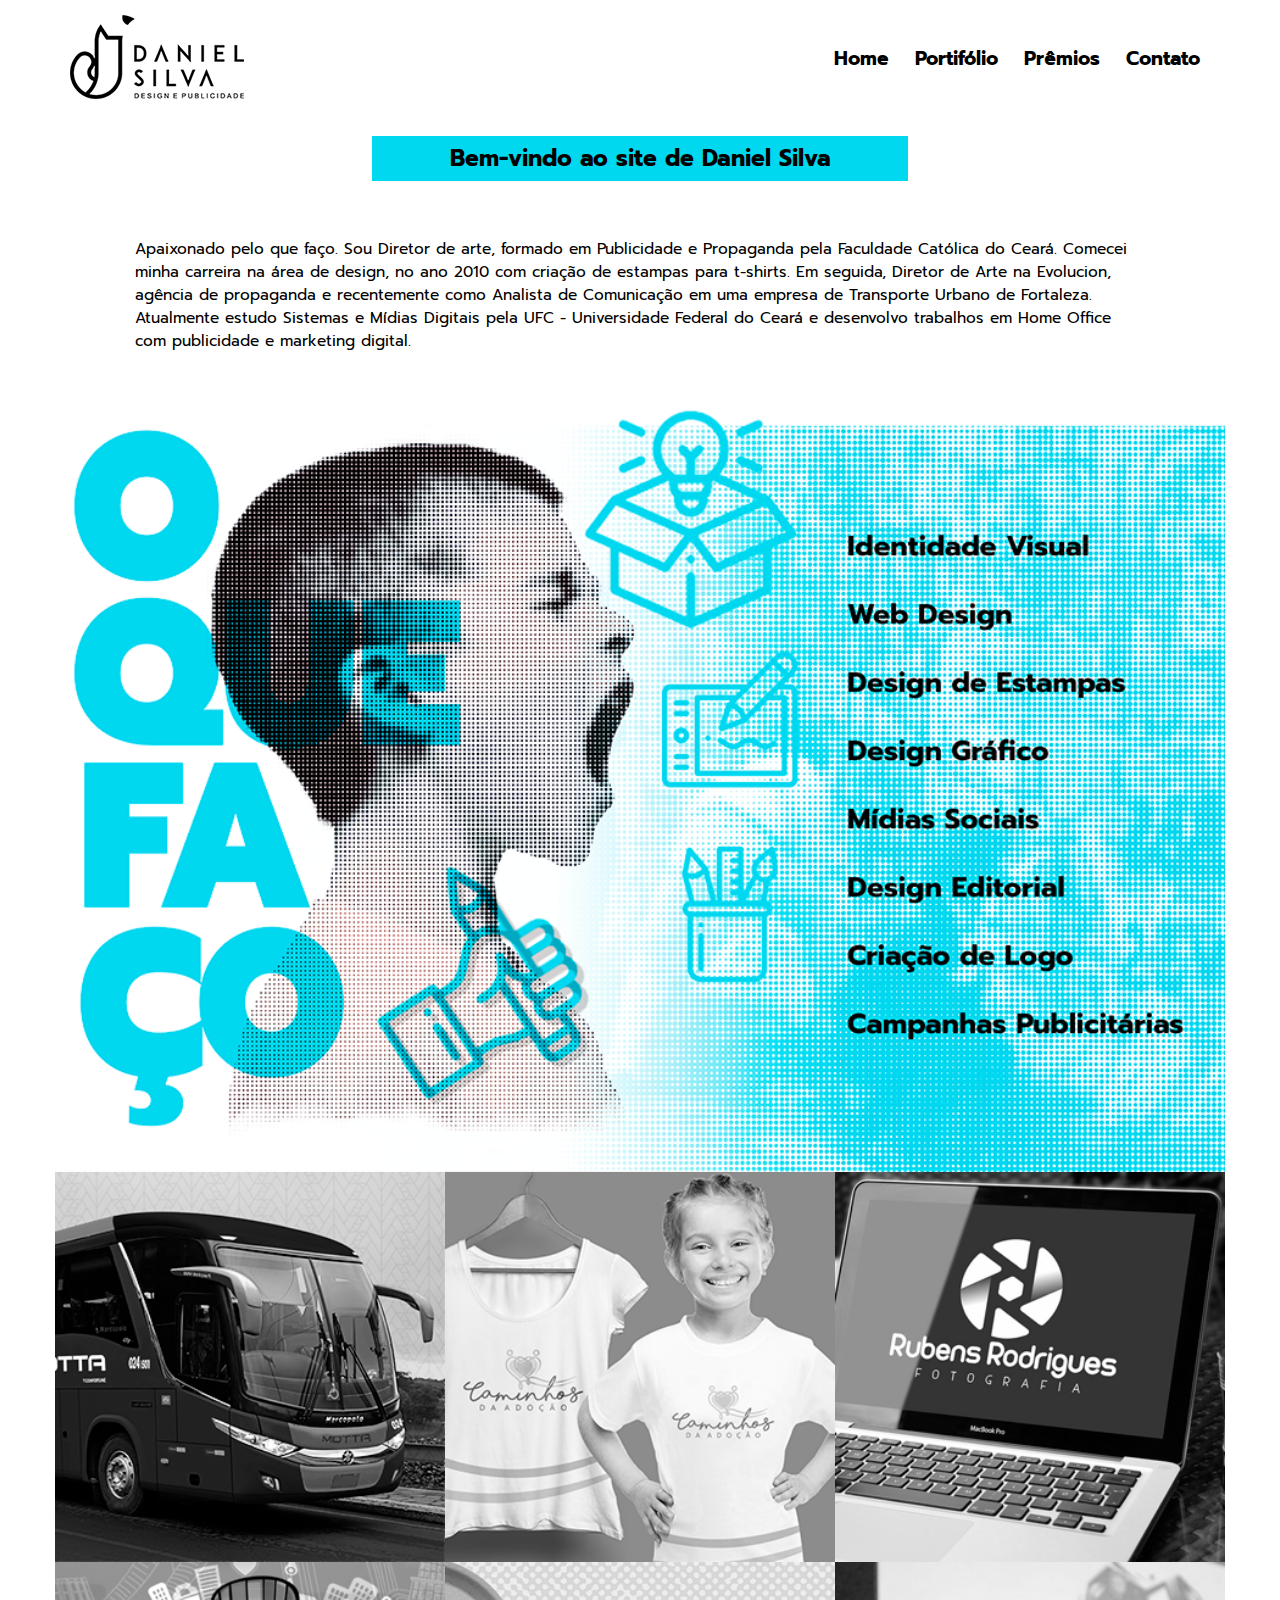
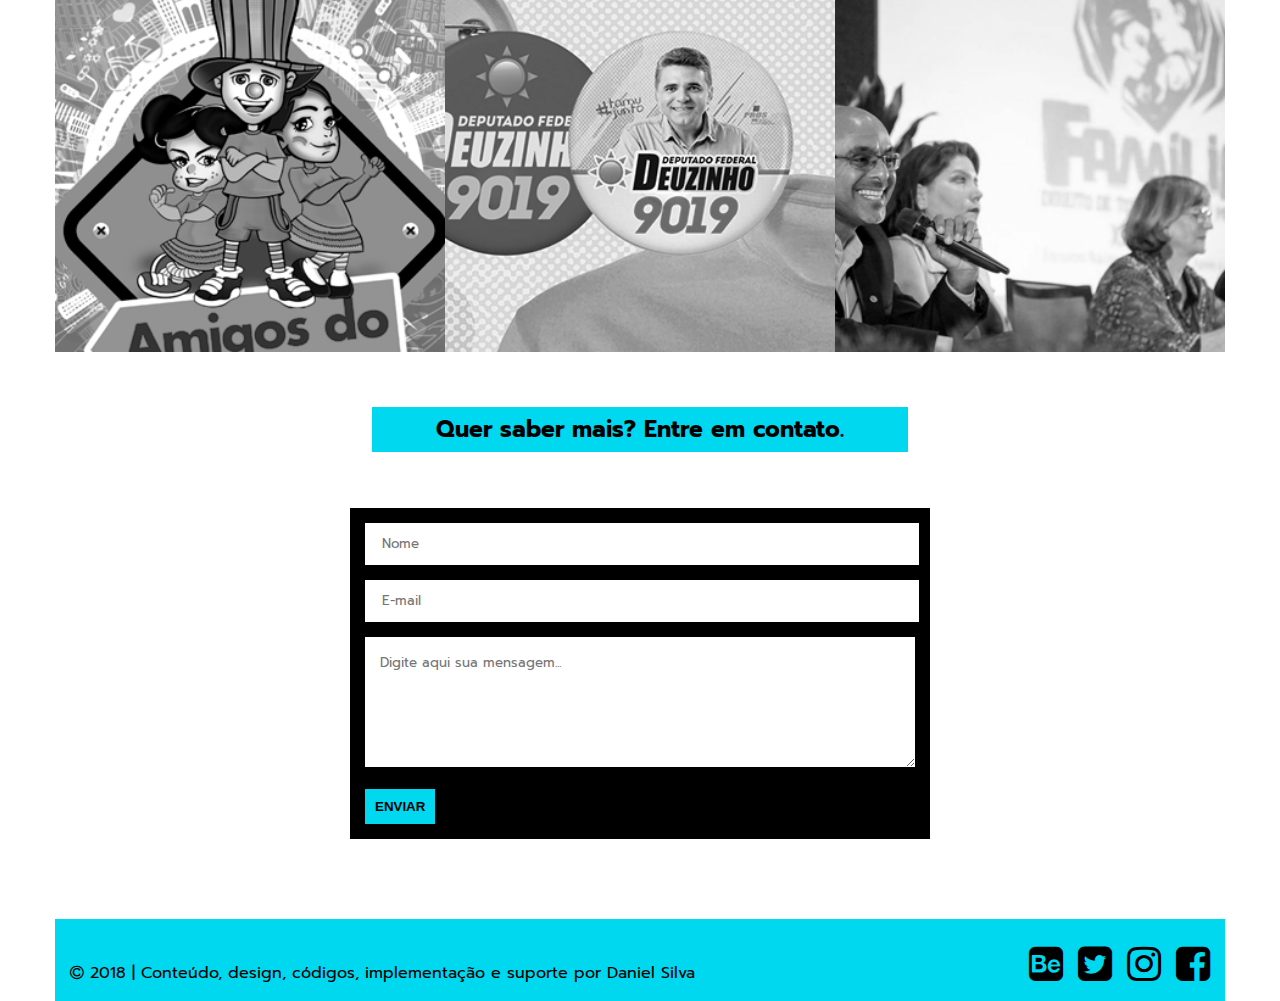
<file: index.html>
<!DOCTYPE html>
<html lang="pt-br">
  <head>
    <meta charset="utf-8">
    <meta name="author" content="Daniel Silva">
    <meta name="Description" content="Portfólio Daniel">
    <meta http-equiv="X-UA-Compatible" content="IE=edge">
    <meta name="viewport" content="width=device-width, initial-scale=1">    
    <title>Daniel Silva</title>   
    <link href="font-awesome/css/font-awesome.css" rel="stylesheet">
    <link href="css/style.css" rel="stylesheet">    
    <link href="https://fonts.googleapis.com/css?family=Prompt:400,600,700" rel="stylesheet"> 
  </head>
  <body>

    <div id="menu-mobile">
      <h2>Menu</h2>
      <div id="btn-close"><i class="fa fa-close"></i></div>
      <ul>
        <li><a class="scroll" href="#servicos-dnl">Home</a></li>
        <li><a class="scroll" href="#portifolio">Portifólio</a></li>
        <li><a href="premios.html">Prêmios</a></li>
        <li><a class="scroll" href="#contato-dnl">Contato</a></li>
      </ul>
       
      <img src="images/daniel-logo.png" alt="Marca Daniel Silva Design">
    </div>            

    <header>      
          
      <div class="container">    
        <div class="header">      
        
          <div class="logo">
            <a href="index.html"><img src="images/daniel-logo.png" alt="Marca Daniel Silva Design"></a> 
          </div>  

          <div class="menu">
            <ul>
              <li><a class="scroll" href="#servicos-dnl">Home</a></li>
              <li><a class="scroll" href="#portifolio">Portifólio</a></li>
              <li><a href="premios.html">Prêmios</a></li>
              <li><a class="scroll" href="#contato-dnl">Contato</a></li>
            </ul>
          </div>

          <div id="btn-menu"><i class="fa fa-bars"></i></div>

        </div>
      </div>     
    </header>

    <main>

      <section>
        <div class="container">
         
          <div class="servicos" id="servicos-dnl">

            <div class="titulo">
              <h1>Bem-vindo ao site de Daniel Silva</h1>
            </div> 
            <p>
              Apaixonado pelo que faço. Sou Diretor de arte, formado em Publicidade e Propaganda pela Faculdade Católica do Ceará. 
              Comecei minha carreira na área de design, no ano 2010 com criação de estampas para t-shirts. Em seguida, Diretor de Arte na Evolucion, agência de propaganda e recentemente como Analista de Comunicação em uma empresa
              de Transporte Urbano de Fortaleza. Atualmente estudo Sistemas e Mídias Digitais pela UFC - Universidade Federal do Ceará
              e desenvolvo trabalhos em Home Office com publicidade e marketing digital. 
            </p>
            <img src="images/servicos.png" alt="Serviços de Daniel Design">

          </div>
       
          <div class="jobs" id="portifolio">           

            <div class="link-jobs"><a href="motta.html"><img class="addColor" id="motta" src="images/motta.png" alt="Viação Motta">
            </a></div>
            <div class="link-jobs"><a href="caminho.html"><img class="addColor" id="transporte" src="images/transporte.png" alt="Caminhos da Adoção"></a></div>
            <div class="link-jobs"><a href="rr.html"><img class="addColor" id="rr" src="images/rr.png" alt="Rubens Rodrigues Fotografia"></a></div>
            <div class="link-jobs"><a href="amigos.html"><img class="addColor" id="amigos" src="images/amigos.png" alt="Amigos do Transporte"></a></div>
            <div class="link-jobs"><a href="deuzinho.html"><img class="addColor" id="deuzinho" src="images/deuzinho.png" alt="Deputado Federal Deuzinho"></a></div>
            <div class="link-jobs"><a href="Enapa.html"><img class="addColor" id="enapa" src="images/enapa.png" alt="Enapa Encontro Nacional dos Grupos de Apoio à Adoção"></a></div> 

          </div>      

        </div>
      </section>

      <div class="clear"></div>

      <section>
        <div class="container">
          <div class="contato" id="contato-dnl">
          
            <div class="titulo">
              <h1>Quer saber mais? Entre em contato.</h1>
            </div>
            
            <form class="form">
            
              <input type="text" placeholder="Nome">
               
              <input type="email" placeholder="E-mail">
   
              <textarea placeholder="Digite aqui sua mensagem..."></textarea>
          
              <button type="button">Enviar</button>

            </form>                 
             
          </div>
        </div>
      </section>
      
    </main>
    <footer>
      <div class="container">
        <div class="footer">
        
          <p><i class="fa fa-copyright"></i> 2018 | Conteúdo, design, códigos, implementação e suporte por Daniel Silva </p>

          <div class="social">
            <a target="_blank" href="http://behance.net/danisb"><i class="fa fa-behance-square"></i></a>
            <a target="_blank" href="http://twitter.com/dnlsurf"><i class="fa fa-twitter-square"></i></a>
            <a target="_blank" href="http://instagram.com/dnl2053"><i class="fa fa-instagram"></i></a>
            <a target="_blank" href="http://facebook.com/dannielsb"><i class="fa fa-facebook-square"></i></a>
          </div>

        </div>
      </div>
    </footer>    

    <script src="js/geral.js"></script>
    
  </body>
</html>
</file>
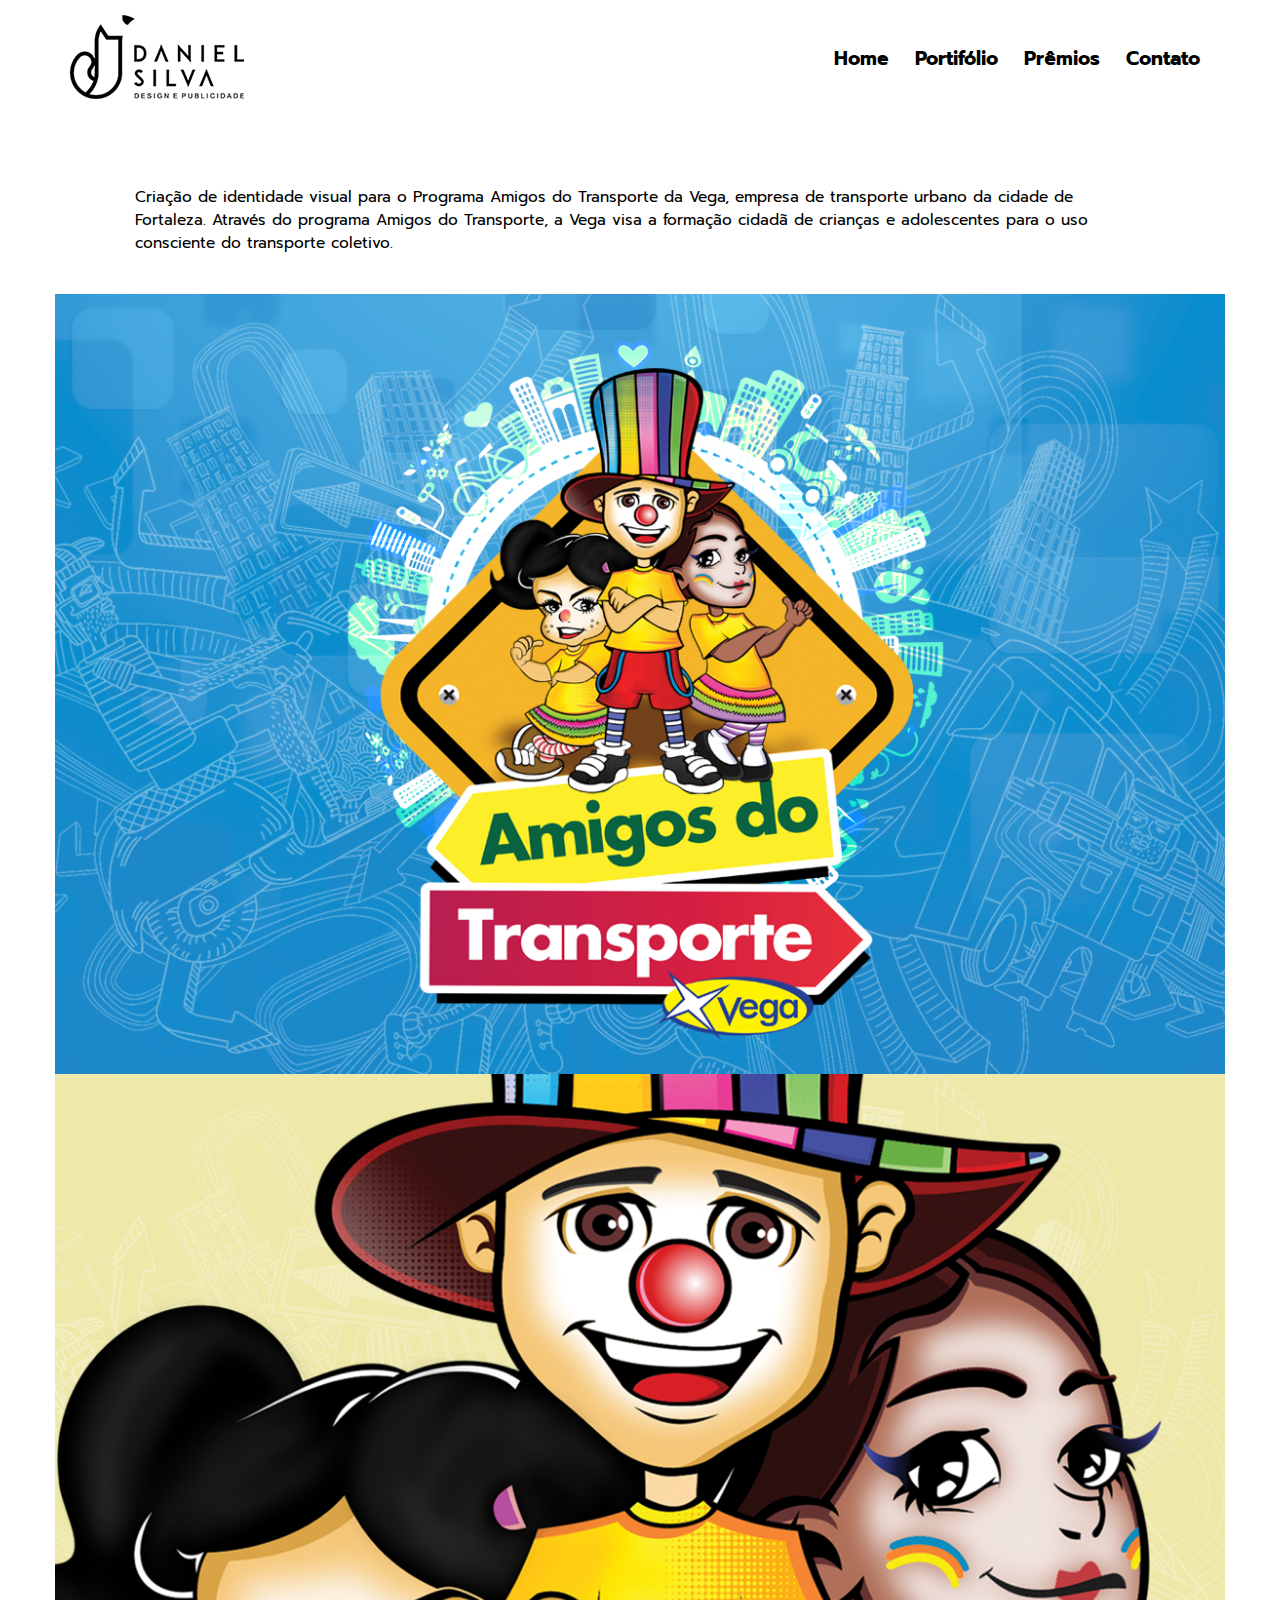
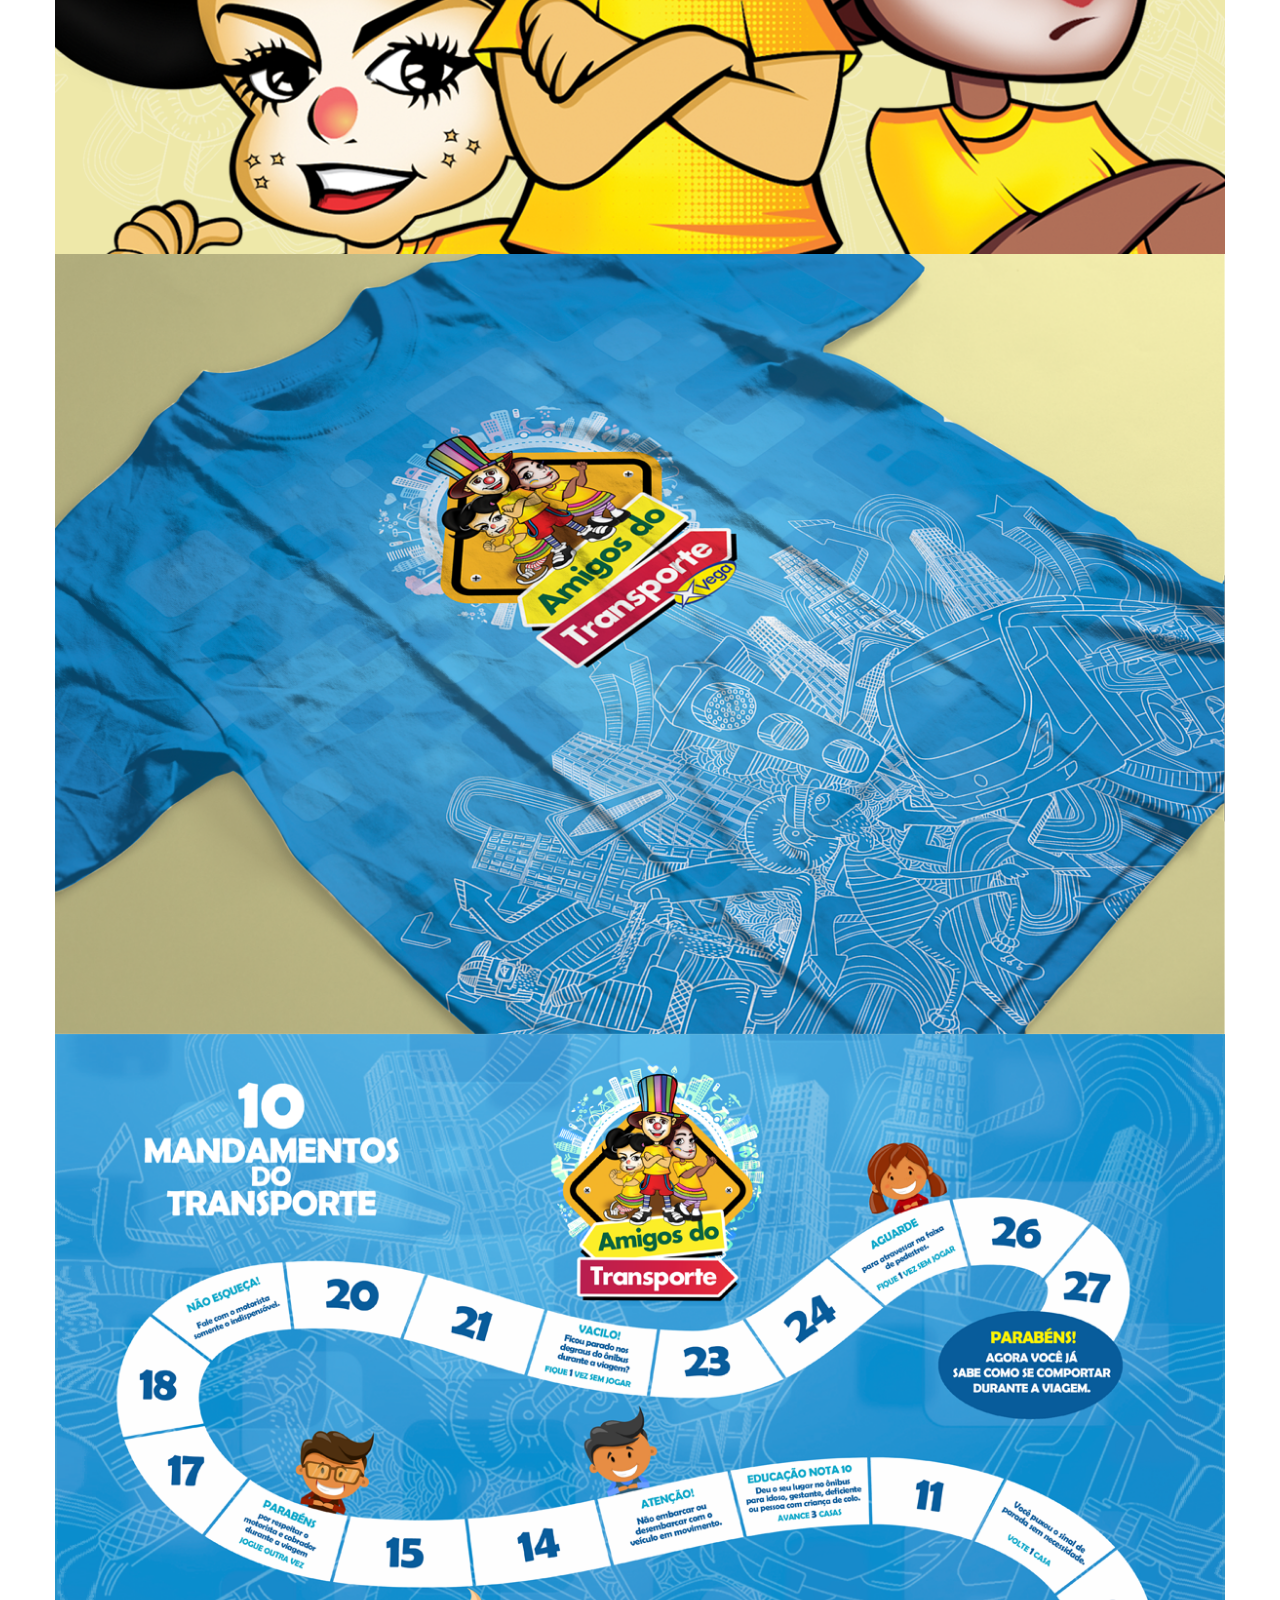
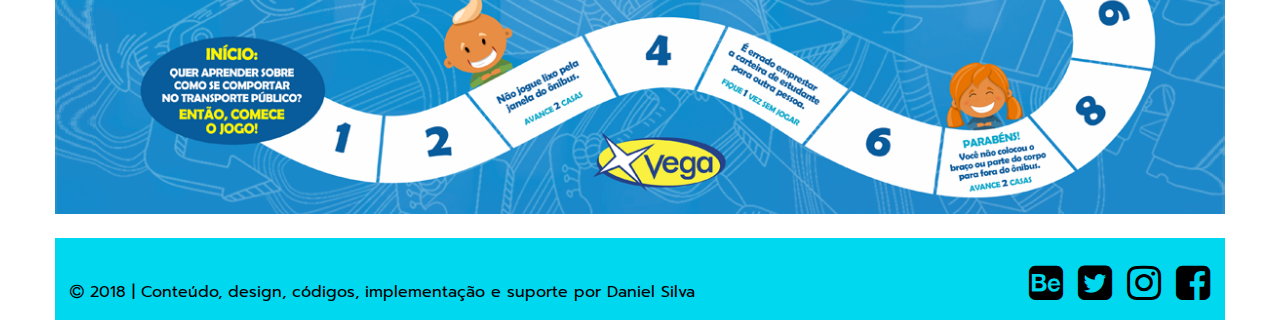
<file: amigos.html>
<!DOCTYPE html>
<html lang="pt-br">
  <head>
    <meta charset="utf-8">
    <meta name="author" content="Daniel Silva">
    <meta name="Description" content="Portifólio">
    <meta http-equiv="X-UA-Compatible" content="IE=edge">
    <meta name="viewport" content="width=device-width, initial-scale=1">    
    <title>Vega-Amigos do Transporte</title>   
    <link href="font-awesome/css/font-awesome.css" rel="stylesheet">
    <link href="css/style.css" rel="stylesheet">    
    <link href="https://fonts.googleapis.com/css?family=Prompt:400,600,700" rel="stylesheet"> 
  </head>
  <body>

    <div id="menu-mobile">
      <h2>Menu</h2>
      <div id="btn-close"><i class="fa fa-close"></i></div>
      <ul>
        <li><a href="index.html">Home</a></li>
        <li><a href="index.html#portifolio">Portifólio</a></li>
        <li><a href="premios.html">Prêmios</a></li>
        <li><a href="index.html#contato-dnl">Contato</a></li>
      </ul>
       
      <img src="images/daniel-logo.png" alt="Marca Daniel Silva Design">
    </div>            

    <header>     
          
      <div class="container">    
        <div class="header">      
        
          <div class="logo">
            <a href="index.html"><img src="images/daniel-logo.png" alt="Marca Daniel Silva Design"></a> 
          </div>  

          <div class="menu">
            <ul>
              <li><a href="index.html">Home</a></li>
              <li><a href="index.html#portifolio">Portifólio</a></li>
              <li><a href="premios.html">Prêmios</a></li>
              <li><a href="index.html#contato-dnl">Contato</a></li>
            </ul>
          </div>

          <div id="btn-menu"><i class="fa fa-bars"></i></div>

        </div>
      </div>     

    </header>

    <main>

      <section>
        <div class="container"><br>
          <div class="servicos"> 
            <p>Criação de identidade visual para o Programa Amigos do Transporte da Vega, empresa de transporte urbano da cidade de Fortaleza. Através do programa Amigos do Transporte, a Vega visa a formação cidadã de crianças e adolescentes para o uso consciente do transporte coletivo. 
            </p>
            <img class="img-responsive" src="images/amigos/amigos1.png" alt="Marca Amigos do Transporte">        
            <img class="img-responsive" src="images/amigos/amigos2.png" alt="Ilustração Amigos do Transporte">
            <img class="img-responsive" src="images/amigos/amigos3.png" alt="Camisa Amigos do Transporte">
            <img class="img-responsive" src="images/amigos/amigos4.png" alt="Jogo Amigos do Transporte">
          </div>    
        </div> 
      </section><br>
    </main>
    <footer>
      <div class="container">
        <div class="footer">
        
          <p><i class="fa fa-copyright"></i> 2018 | Conteúdo, design, códigos, implementação e suporte por Daniel Silva </p>

          <div class="social">
            <a href="http://behance.net/danisb"><i class="fa fa-behance-square"></i></a>
            <a href="http://twitter.com/dnlsurf"><i class="fa fa-twitter-square"></i></a>
            <a href="http://instagram.com/dnl2053"><i class="fa fa-instagram"></i></a>
            <a href="http://facebook.com/dannielsb"><i class="fa fa-facebook-square"></i></a>
          </div>

        </div>
      </div>
    </footer>    

    <script src="js/geral.js"></script>
    
  </body>
</html>
</file>
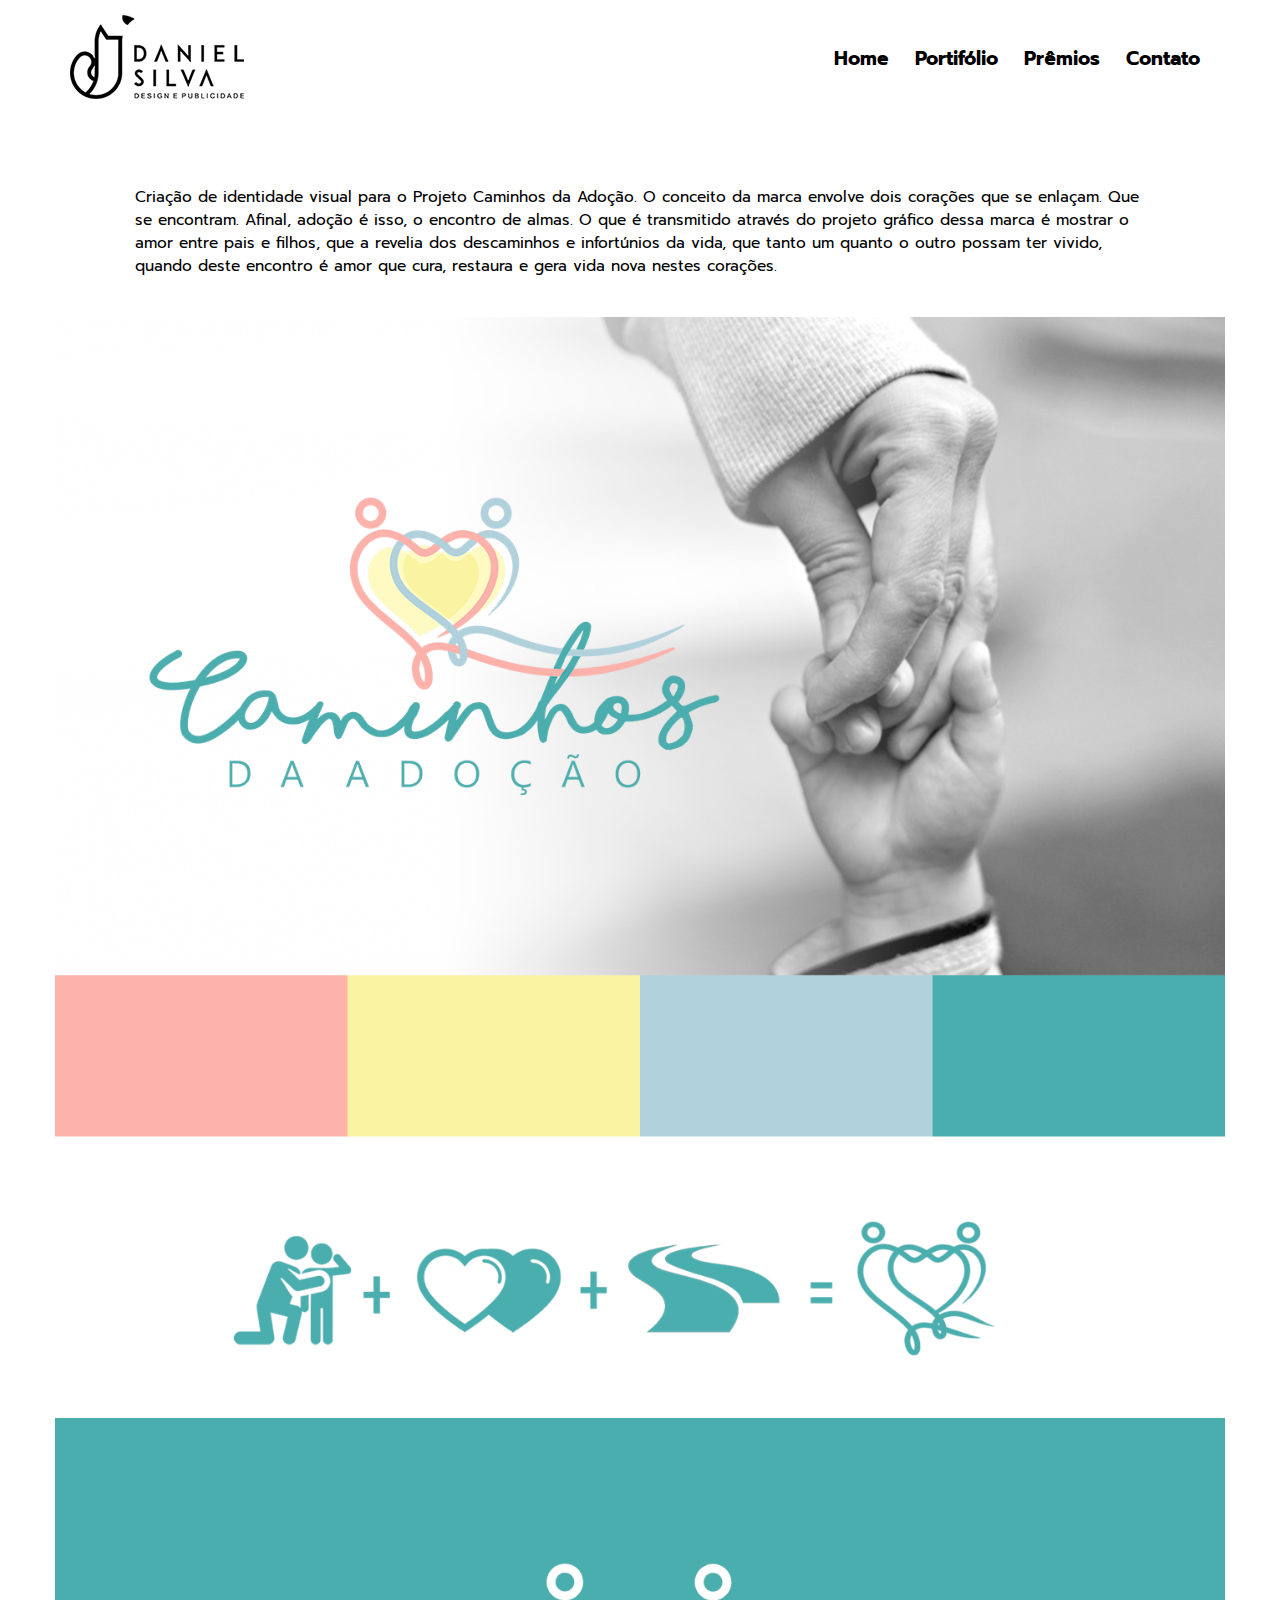
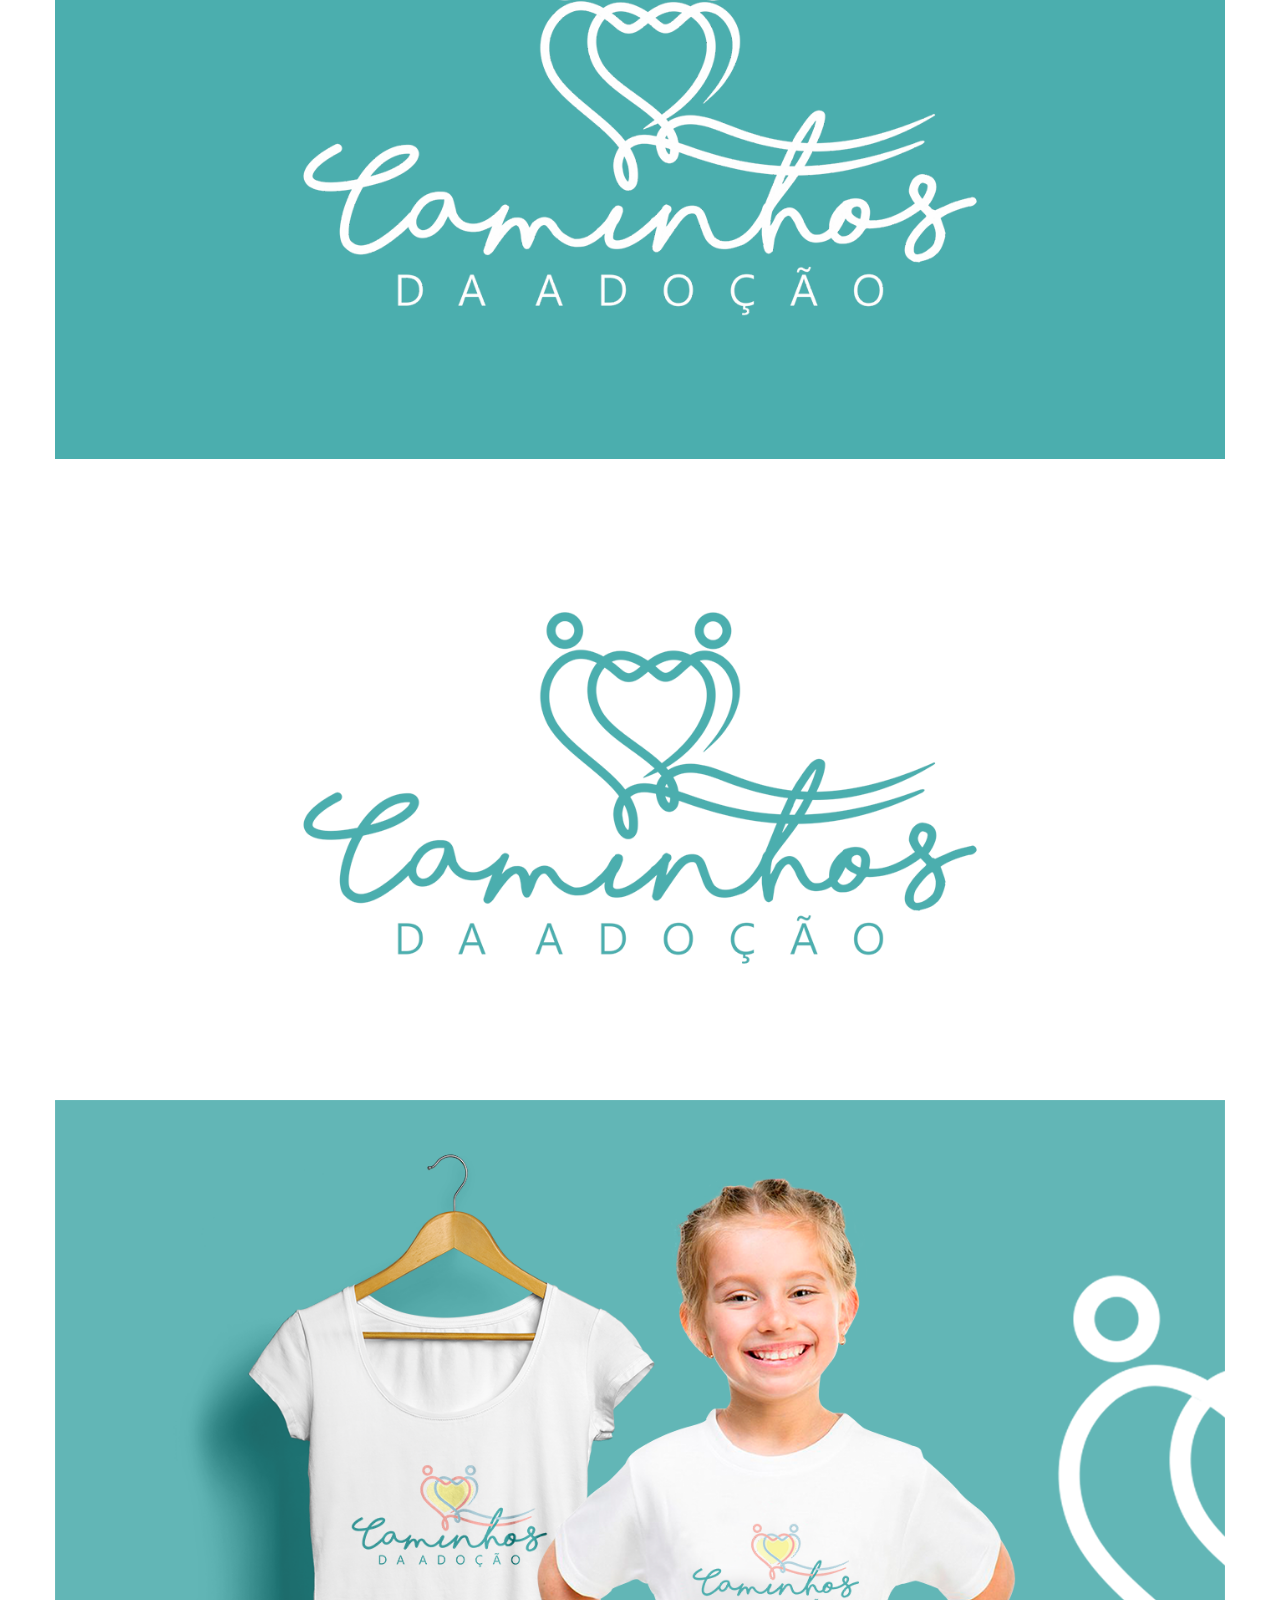
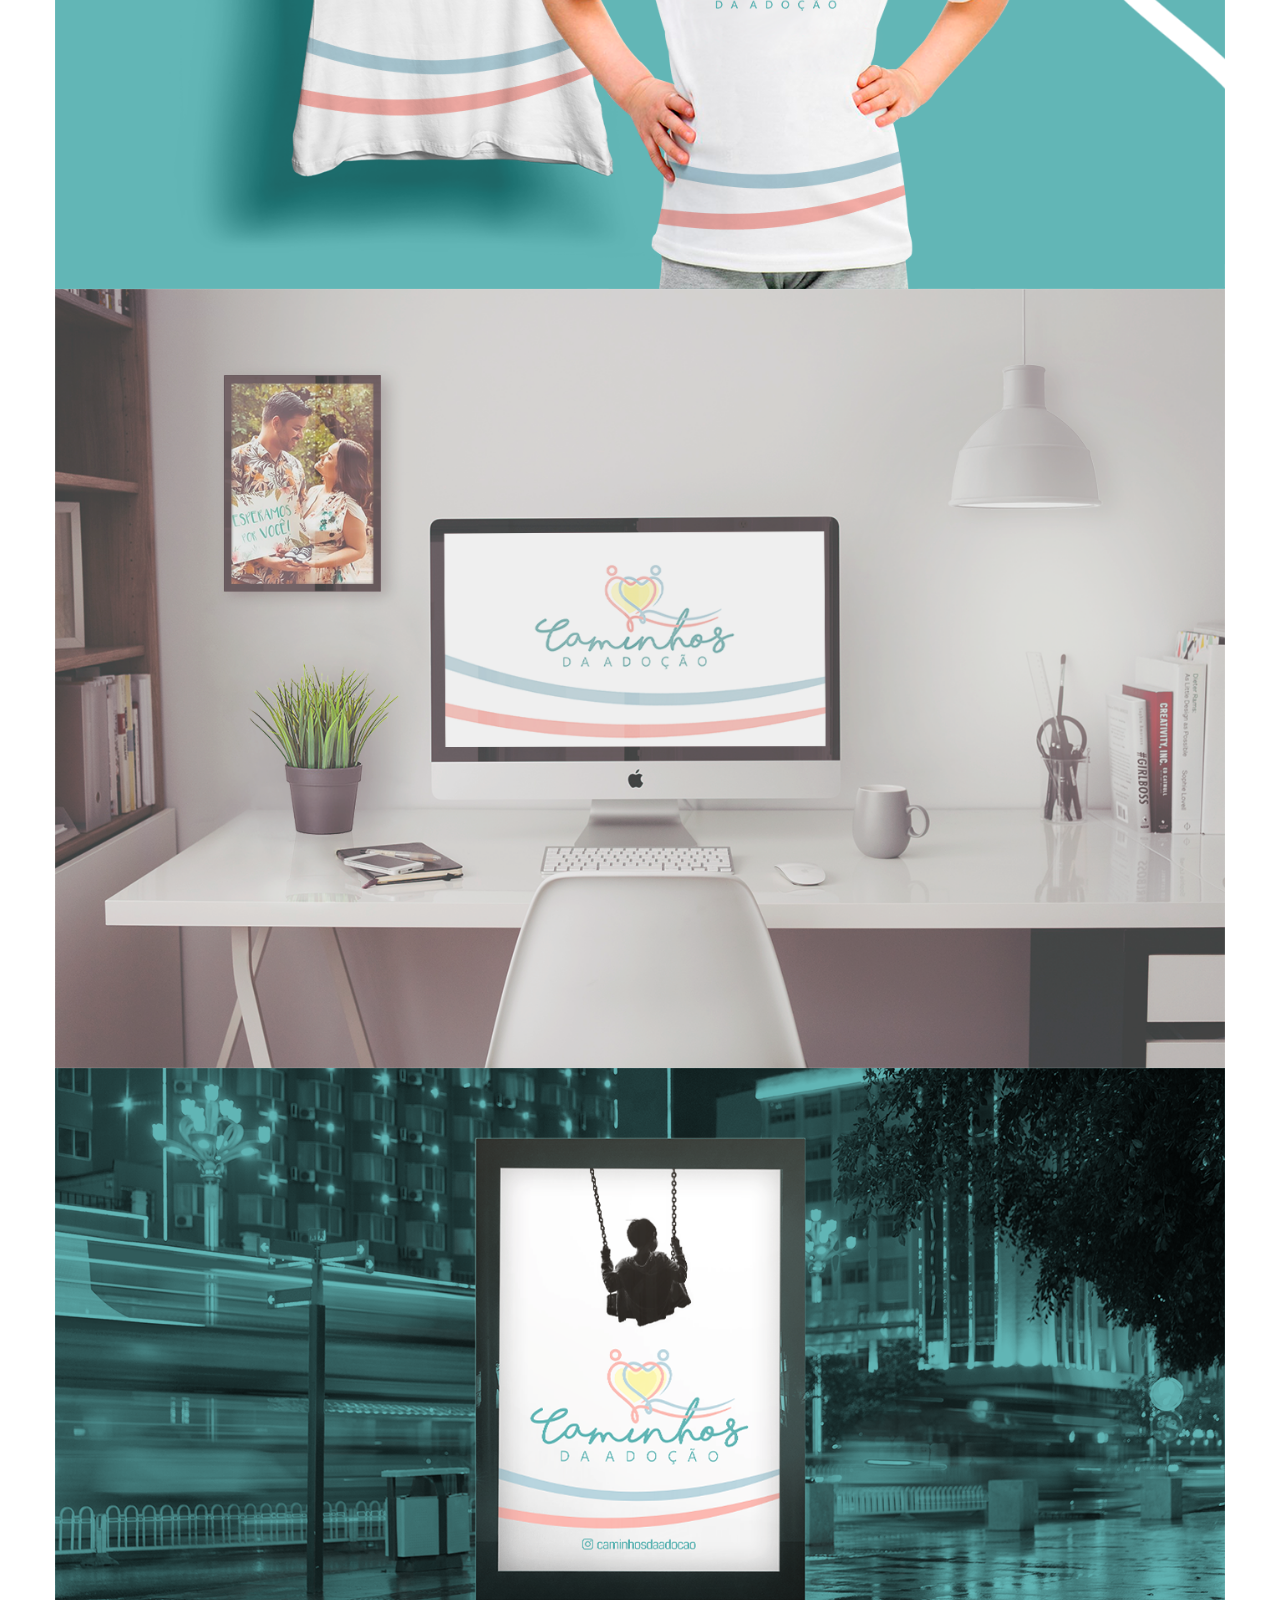
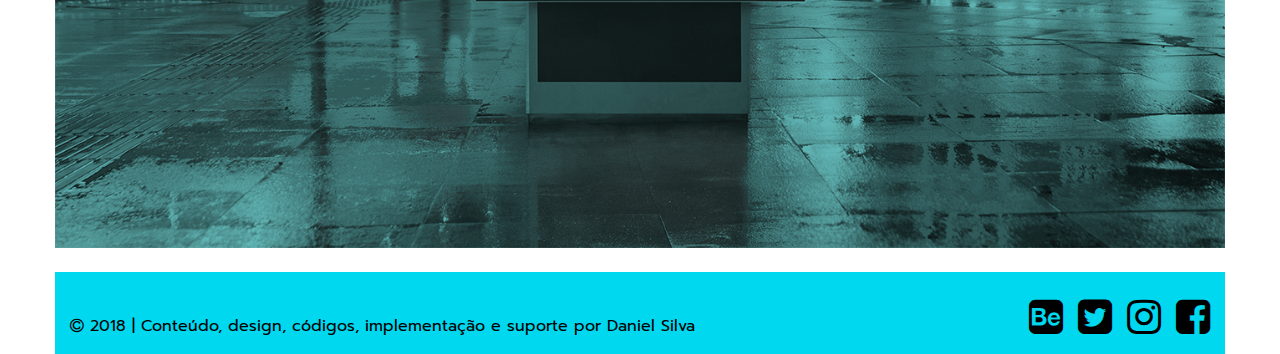
<file: caminho.html>
<!DOCTYPE html>
<html lang="pt-br">
  <head>
    <meta charset="utf-8">
    <meta name="author" content="Daniel Silva">
    <meta name="Description" content="Portifólio">
    <meta http-equiv="X-UA-Compatible" content="IE=edge">
    <meta name="viewport" content="width=device-width, initial-scale=1">    
    <title>Projeto Caminhos da Adoção</title>   
    <link href="font-awesome/css/font-awesome.css" rel="stylesheet">
    <link href="css/style.css" rel="stylesheet">    
    <link href="https://fonts.googleapis.com/css?family=Prompt:400,600,700" rel="stylesheet"> 
  </head>
  <body>

    <div id="menu-mobile">
      <h2>Menu</h2>
      <div id="btn-close"><i class="fa fa-close"></i></div>
      <ul>
        <li><a href="index.html">Home</a></li>
        <li><a href="index.html#portifolio">Portifólio</a></li>
        <li><a href="premios.html">Prêmios</a></li>
        <li><a href="index.html#contato-dnl">Contato</a></li>
      </ul>
       
      <img src="images/daniel-logo.png" alt="Marca Daniel Silva Design">
    </div>            

    <header>     
          
      <div class="container">    
        <div class="header">      
        
          <div class="logo">
            <a href="index.html"><img src="images/daniel-logo.png" alt="Marca Daniel Silva Design"></a> 
          </div>  

          <div class="menu">
            <ul>
              <li><a href="index.html">Home</a></li>
              <li><a href="index.html#portifolio">Portifólio</a></li>
              <li><a href="premios.html">Prêmios</a></li>
              <li><a href="index.html#contato-dnl">Contato</a></li>
            </ul>
          </div>

          <div id="btn-menu"><i class="fa fa-bars"></i></div>

        </div>
      </div>     

    </header>

    <main>

      <section>
        <div class="container"><br>
          <div class="servicos"> 
            <p>Criação de identidade visual para o Projeto Caminhos da Adoção. O conceito da marca envolve dois corações que se enlaçam. Que se encontram. Afinal, adoção é isso, o encontro de almas. O que é transmitido através do projeto gráfico dessa marca é mostrar o amor entre pais e filhos, que a revelia dos descaminhos e infortúnios da vida, que tanto um quanto o outro possam ter vivido, quando deste encontro é amor que cura, restaura e gera vida nova nestes corações.
            </p>
            <img class="img-responsive" src="images/caminhos/caminhos1.png" alt="Marca Caminhos do Coração">        
            <img class="img-responsive" src="images/caminhos/caminhos2.png" alt="Marca positiva e negativa Caminhos do Coração">
            <img class="img-responsive" src="images/caminhos/caminhos3.png" alt="Camisa Caminhos do Coração">
            <img class="img-responsive" src="images/caminhos/caminhos4.png" alt="Desktop Caminhos do Coração">
            <img class="img-responsive" src="images/caminhos/caminhos5.png" alt="Anúncio publicitário Caminhos do Coração">
          </div>    
        </div> 
      </section><br>
    </main>
    <footer>
      <div class="container">
        <div class="footer">
        
          <p><i class="fa fa-copyright"></i> 2018 | Conteúdo, design, códigos, implementação e suporte por Daniel Silva </p>

          <div class="social">
            <a href="http://behance.net/danisb"><i class="fa fa-behance-square"></i></a>
            <a href="http://twitter.com/dnlsurf"><i class="fa fa-twitter-square"></i></a>
            <a href="http://instagram.com/dnl2053"><i class="fa fa-instagram"></i></a>
            <a href="http://facebook.com/dannielsb"><i class="fa fa-facebook-square"></i></a>
          </div>

        </div>
      </div>
    </footer>    

    <script src="js/geral.js"></script>
    
  </body>
</html>
</file>
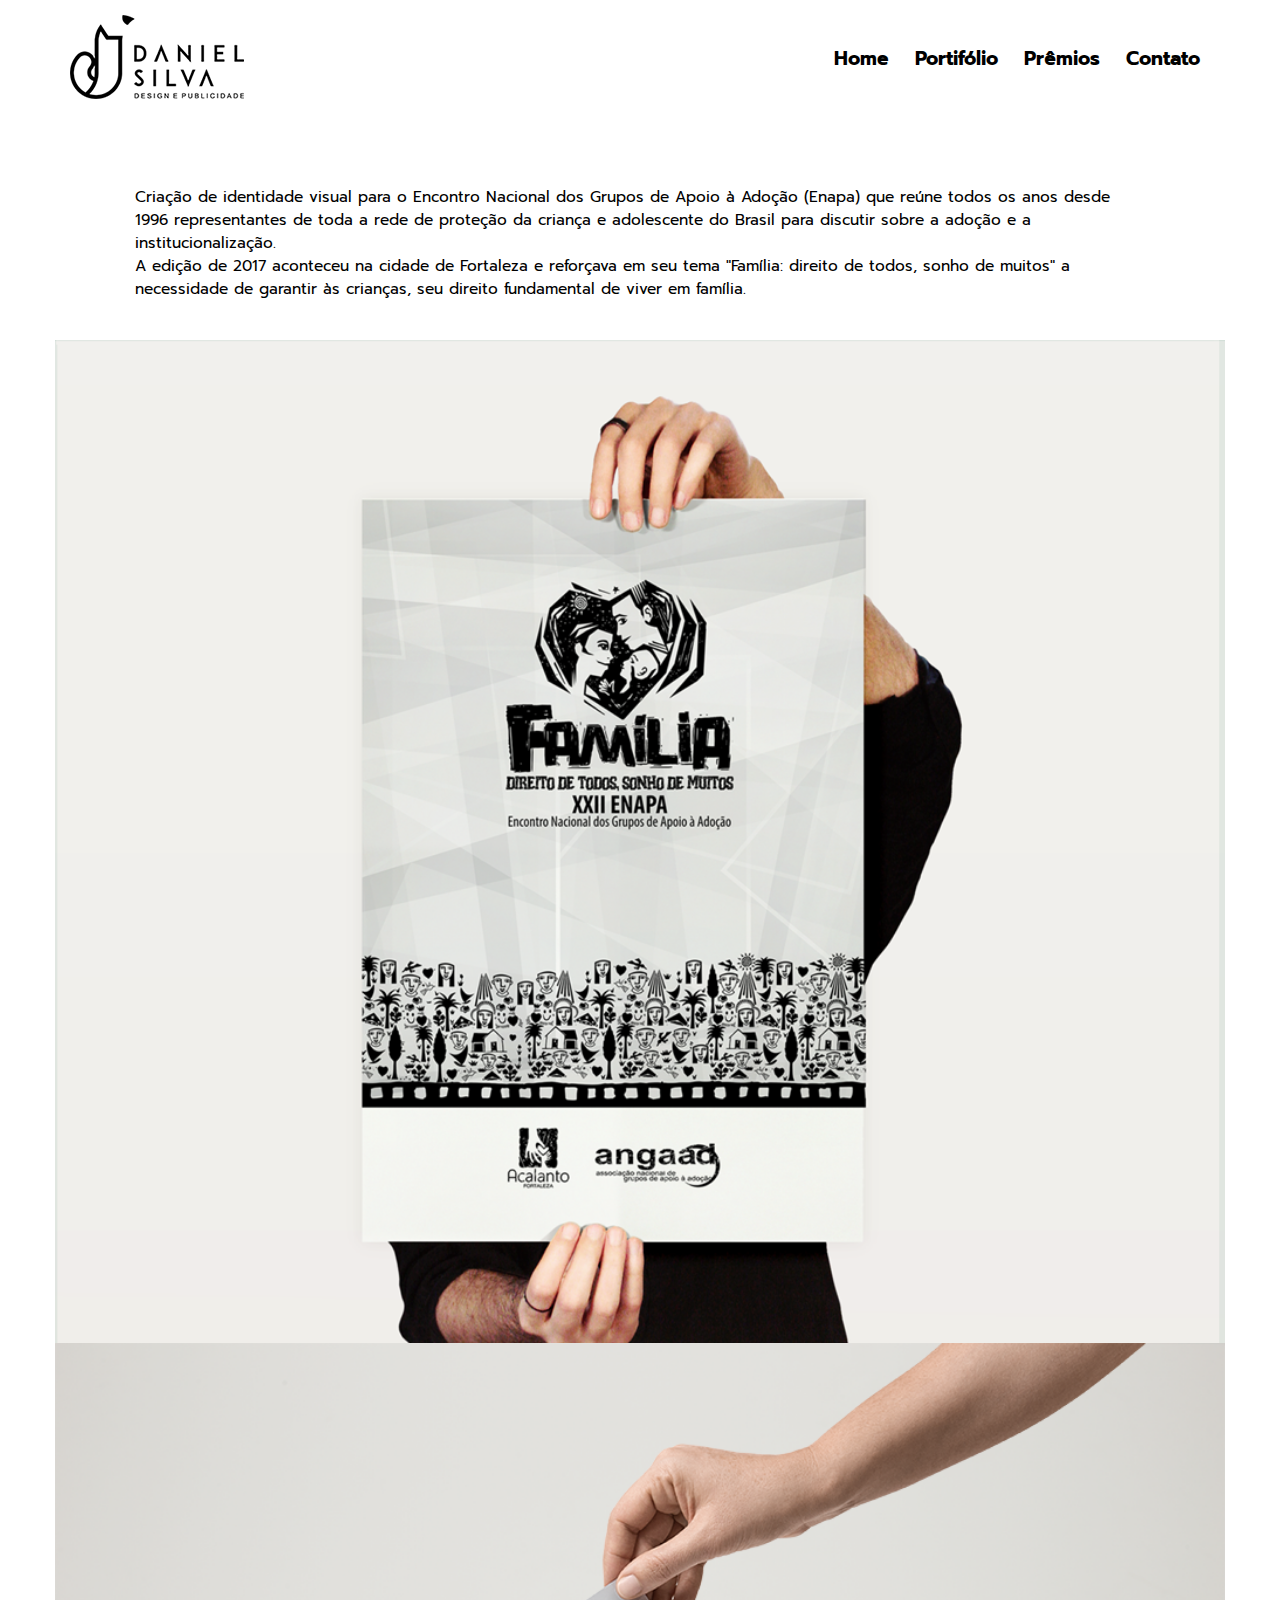
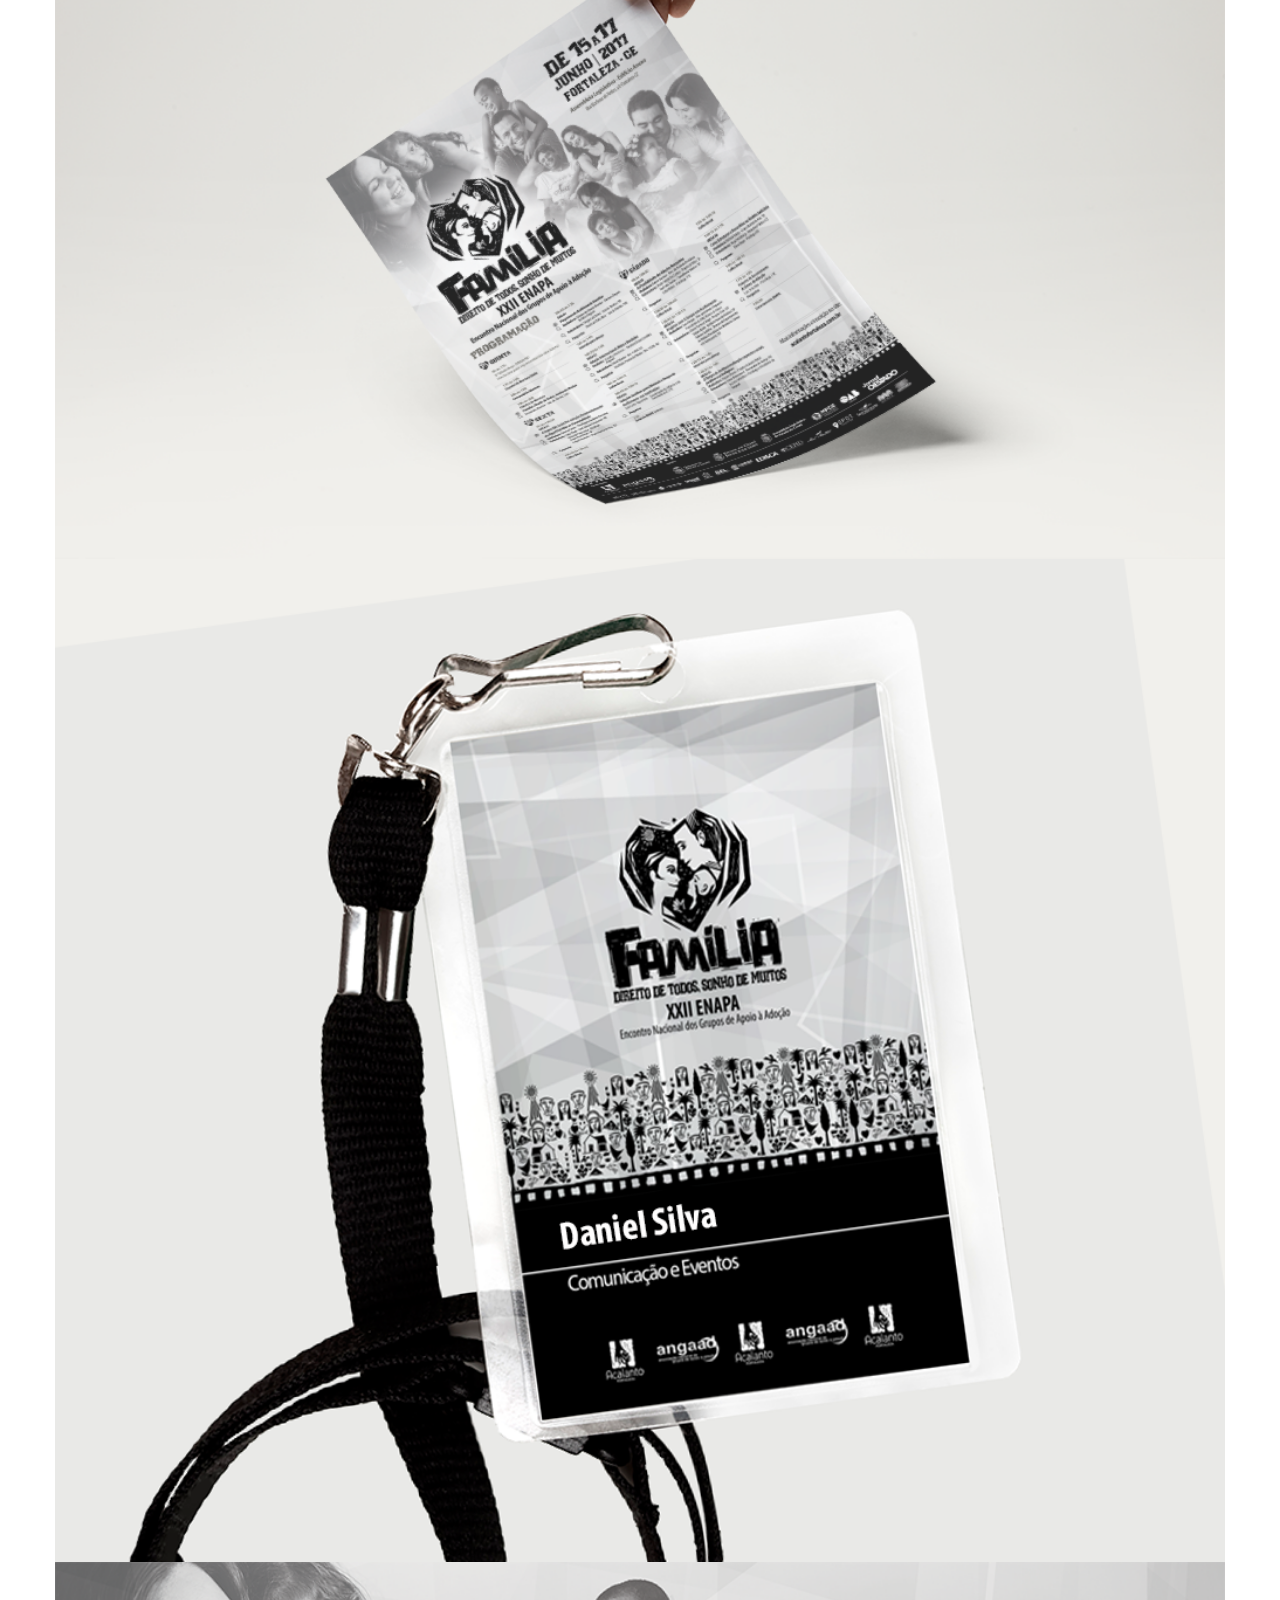
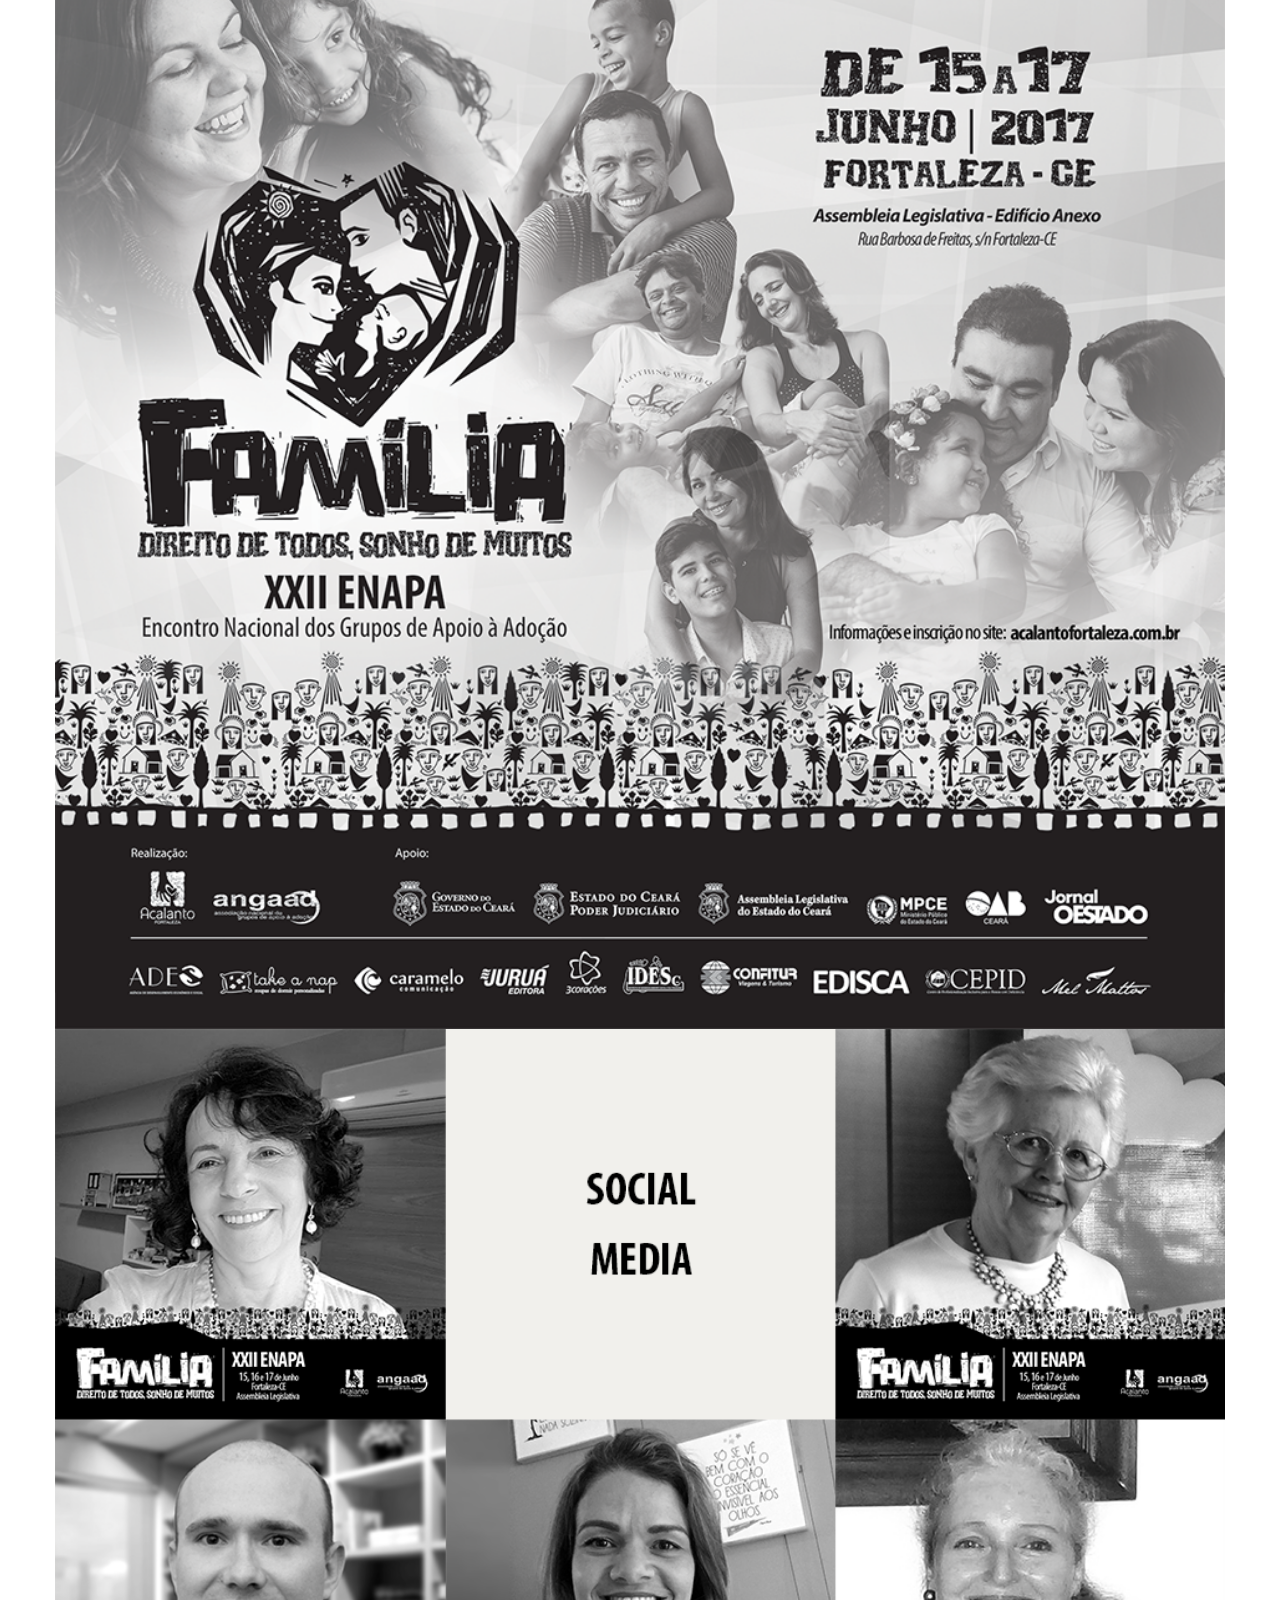
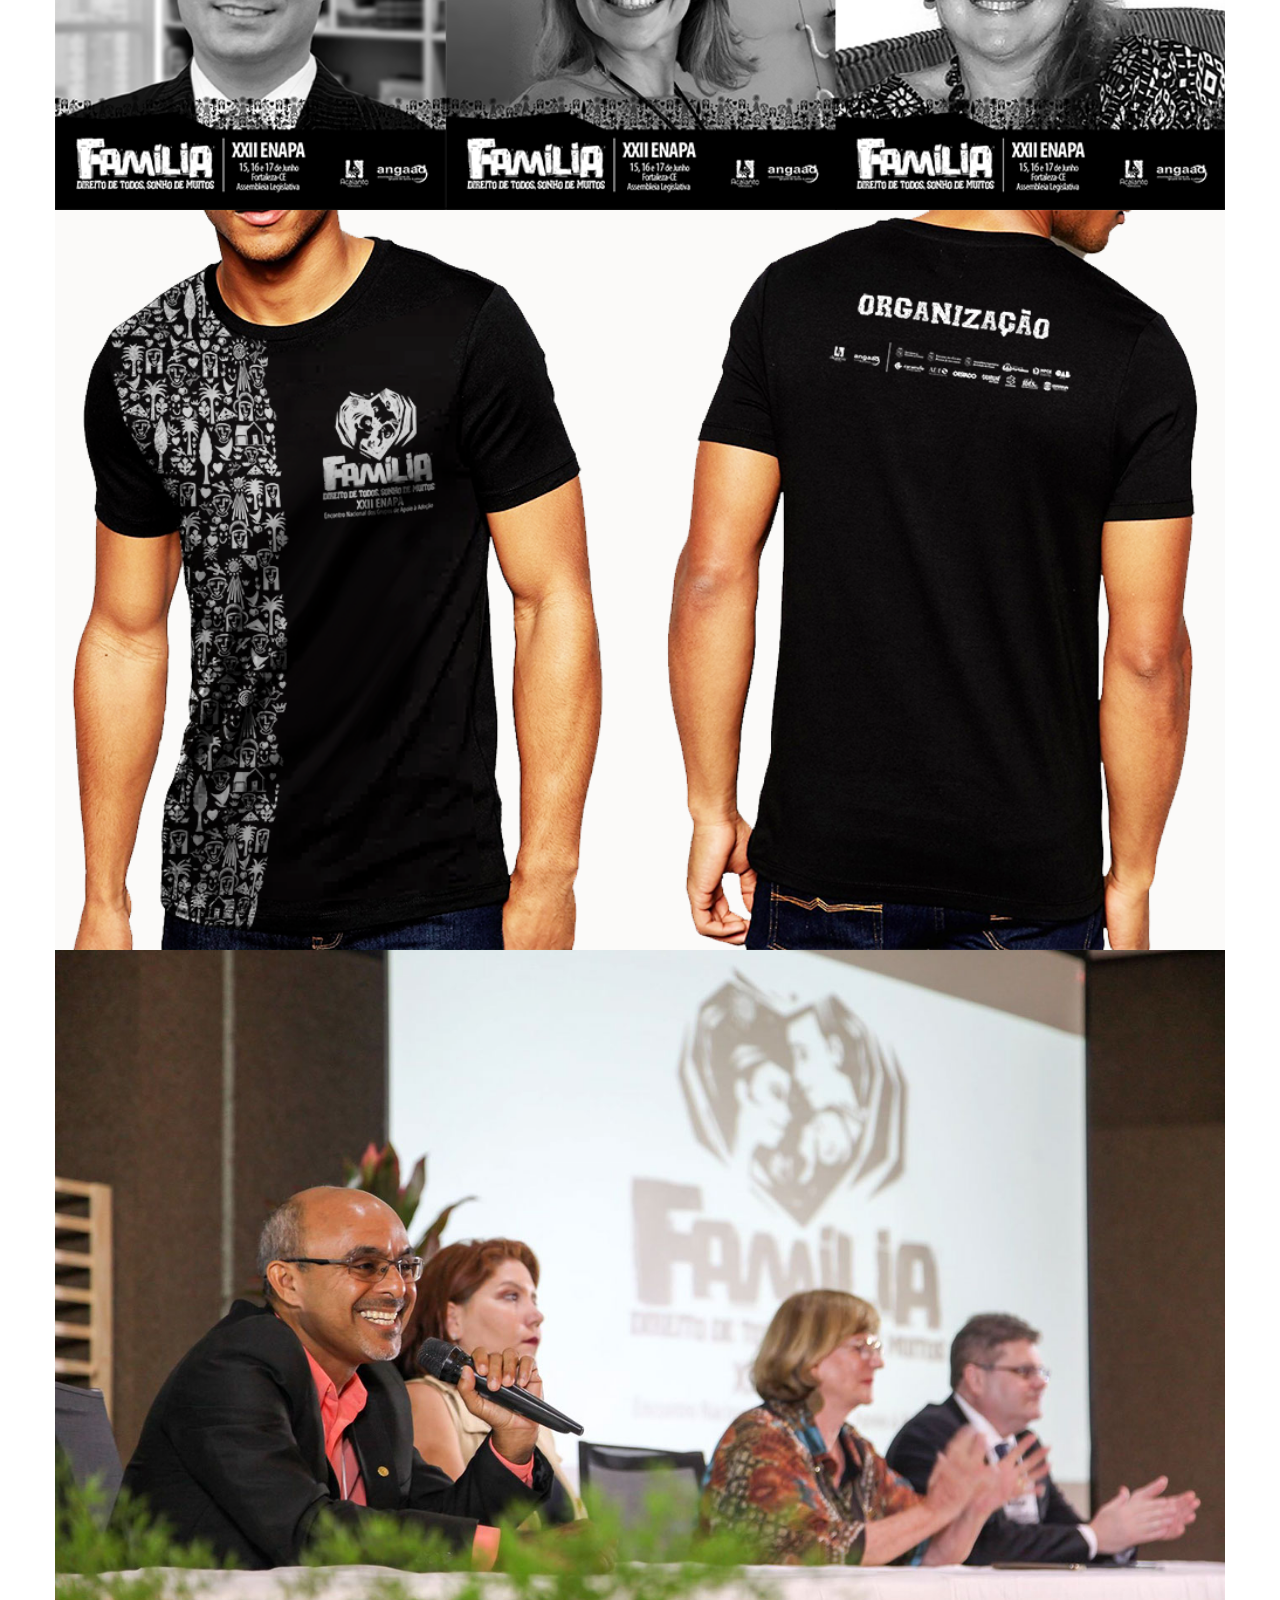
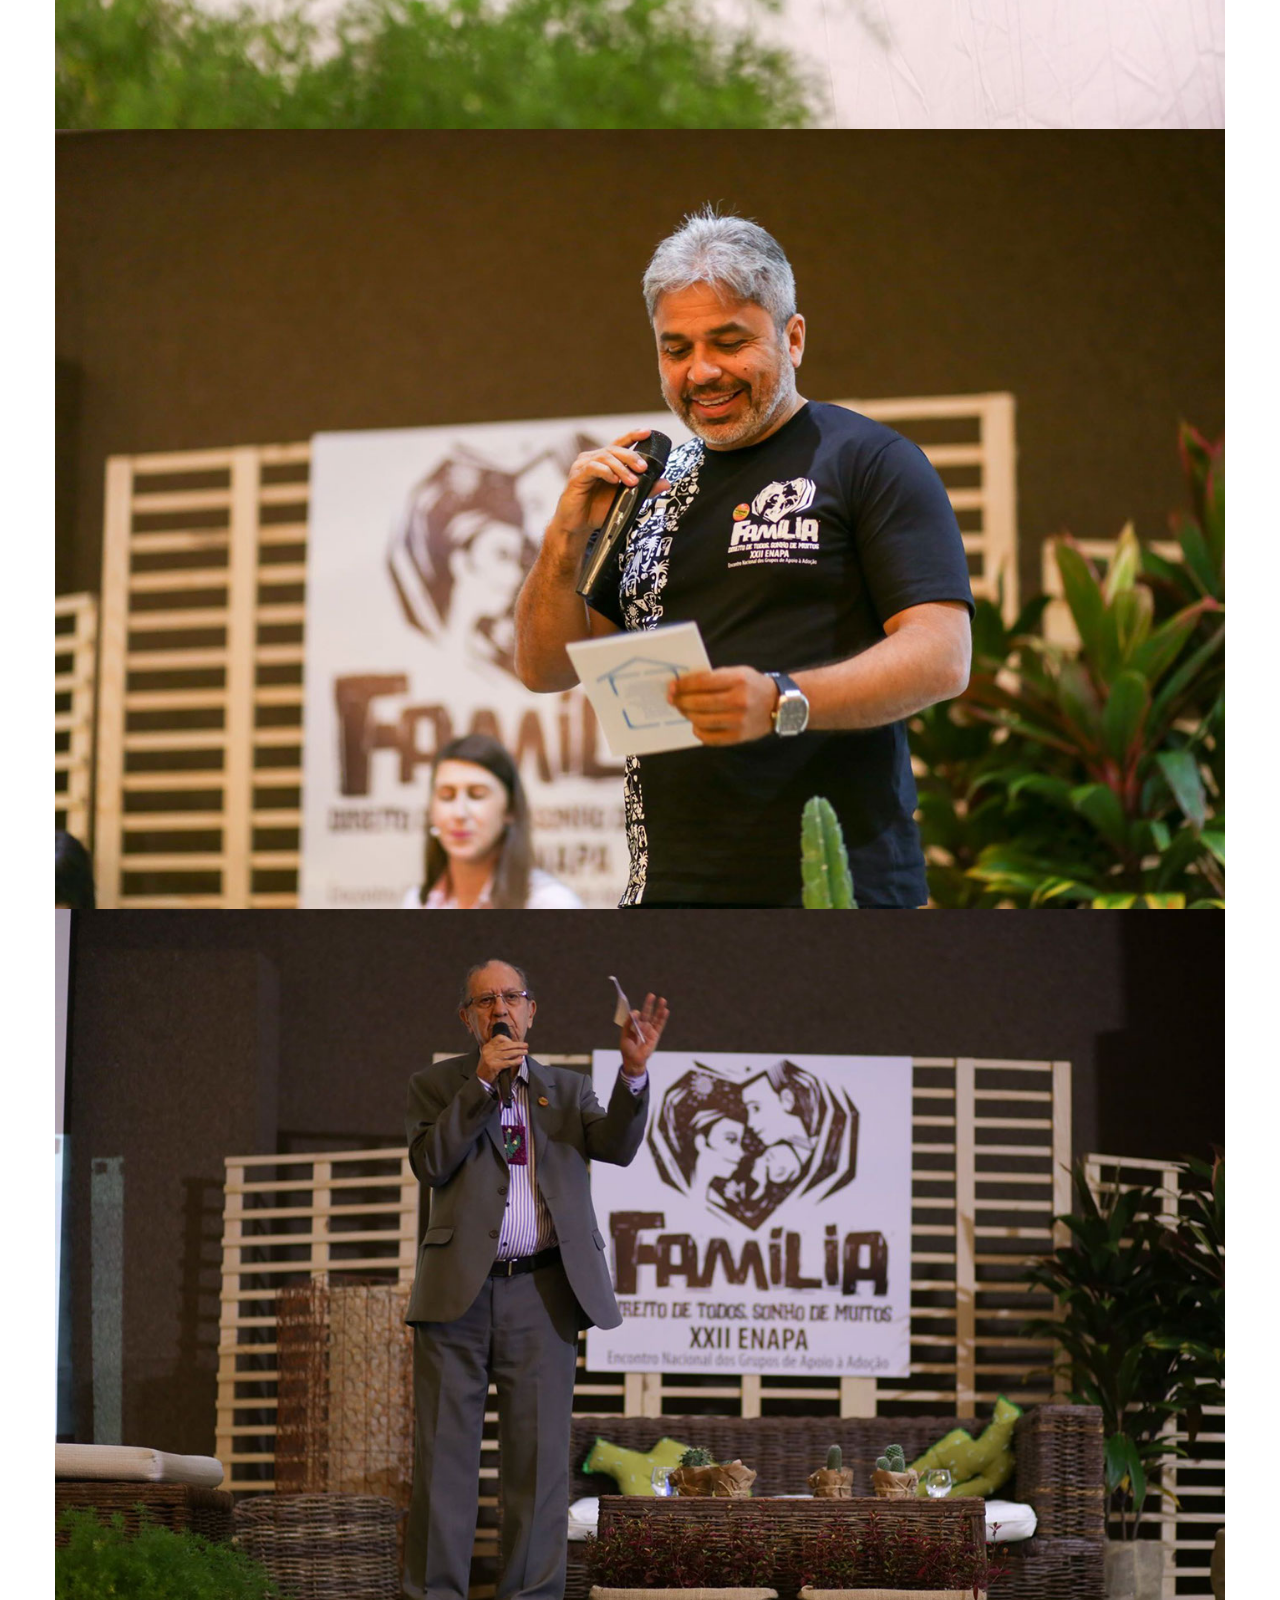
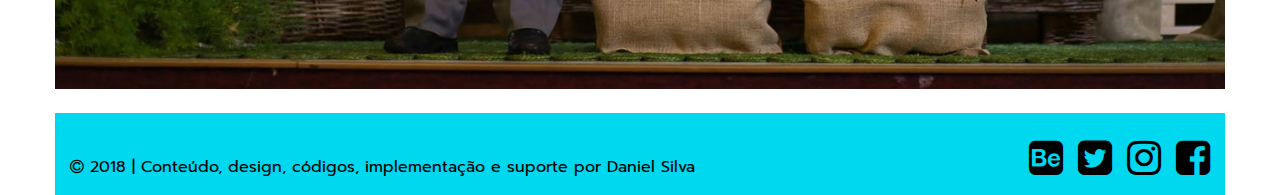
<file: Enapa.html>
<!DOCTYPE html>
<html lang="pt-br">
  <head>
    <meta charset="utf-8">
    <meta name="author" content="Daniel Silva">
    <meta name="Description" content="Portifólio">
    <meta http-equiv="X-UA-Compatible" content="IE=edge">
    <meta name="viewport" content="width=device-width, initial-scale=1">    
    <title>ENAPA 2016</title>   
    <link href="font-awesome/css/font-awesome.css" rel="stylesheet">
    <link href="css/style.css" rel="stylesheet">    
    <link href="https://fonts.googleapis.com/css?family=Prompt:400,600,700" rel="stylesheet"> 
  </head>
  <body>

    <div id="menu-mobile">
      <h2>Menu</h2>
      <div id="btn-close"><i class="fa fa-close"></i></div>
      <ul>
        <li><a href="index.html">Home</a></li>
        <li><a href="index.html#portifolio">Portifólio</a></li>
        <li><a href="premios.html">Prêmios</a></li>
        <li><a href="index.html#contato-dnl">Contato</a></li>
      </ul>
       
      <img src="images/daniel-logo.png" alt="Marca Daniel Silva Design">
    </div>            

    <header>     
          
      <div class="container">    
        <div class="header">      
        
          <div class="logo">
            <a href="index.html"><img src="images/daniel-logo.png" alt="Marca Daniel Silva Design"></a> 
          </div>  

          <div class="menu">
            <ul>
              <li><a href="index.html">Home</a></li>
              <li><a href="index.html#portifolio">Portifólio</a></li>
              <li><a href="premios.html">Prêmios</a></li>
              <li><a href="index.html#contato-dnl">Contato</a></li>
            </ul>
          </div>

          <div id="btn-menu"><i class="fa fa-bars"></i></div>

        </div>
      </div>     

    </header>

    <main>

      <section>
        <div class="container"><br>
          <div class="servicos"> 
            <p>Criação de identidade visual para o Encontro Nacional dos Grupos de Apoio à Adoção (Enapa) que reúne todos os anos desde 1996 representantes de toda a rede de proteção da criança e adolescente do Brasil para discutir sobre a adoção e a institucionalização.
            <br> A edição de 2017 aconteceu na cidade de Fortaleza e reforçava em seu tema "Família: direito de todos, sonho de muitos" a necessidade de garantir às crianças, seu direito fundamental de viver em família. 
            </p>
            <img class="img-responsive" src="images/enapa/enapa1.png" alt="Cartaz Enapa">        
            <img class="img-responsive" src="images/enapa/enapa2.png" alt="Programação Enapa">
            <img class="img-responsive" src="images/enapa/enapa3.png" alt="Credencial Enapa">
            <img class="img-responsive" src="images/enapa/enapa4.png" alt="Cartaz Enapa">
            <img class="img-responsive" src="images/enapa/enapa5.png" alt="Posts Enapa">
            <img class="img-responsive" src="images/enapa/enapa6.png" alt="Camisa Enapa">
            <img class="img-responsive" src="images/enapa/enapa7.png" alt="Fotos do evento Enapa">
            <img class="img-responsive" src="images/enapa/enapa8.png" alt="Fotos do evento Enapa">
            <img class="img-responsive" src="images/enapa/enapa9.png" alt="Fotos do evento Enapa">
          </div>    
        </div> 
      </section><br>
    </main>
    <footer>
      <div class="container">
        <div class="footer">
        
          <p><i class="fa fa-copyright"></i> 2018 | Conteúdo, design, códigos, implementação e suporte por Daniel Silva </p>

          <div class="social">
            <a href="http://behance.net/danisb"><i class="fa fa-behance-square"></i></a>
            <a href="http://twitter.com/dnlsurf"><i class="fa fa-twitter-square"></i></a>
            <a href="http://instagram.com/dnl2053"><i class="fa fa-instagram"></i></a>
            <a href="http://facebook.com/dannielsb"><i class="fa fa-facebook-square"></i></a>
          </div>

        </div>
      </div>
    </footer>    

    <script src="js/geral.js"></script>
    
  </body>
</html>
</file>
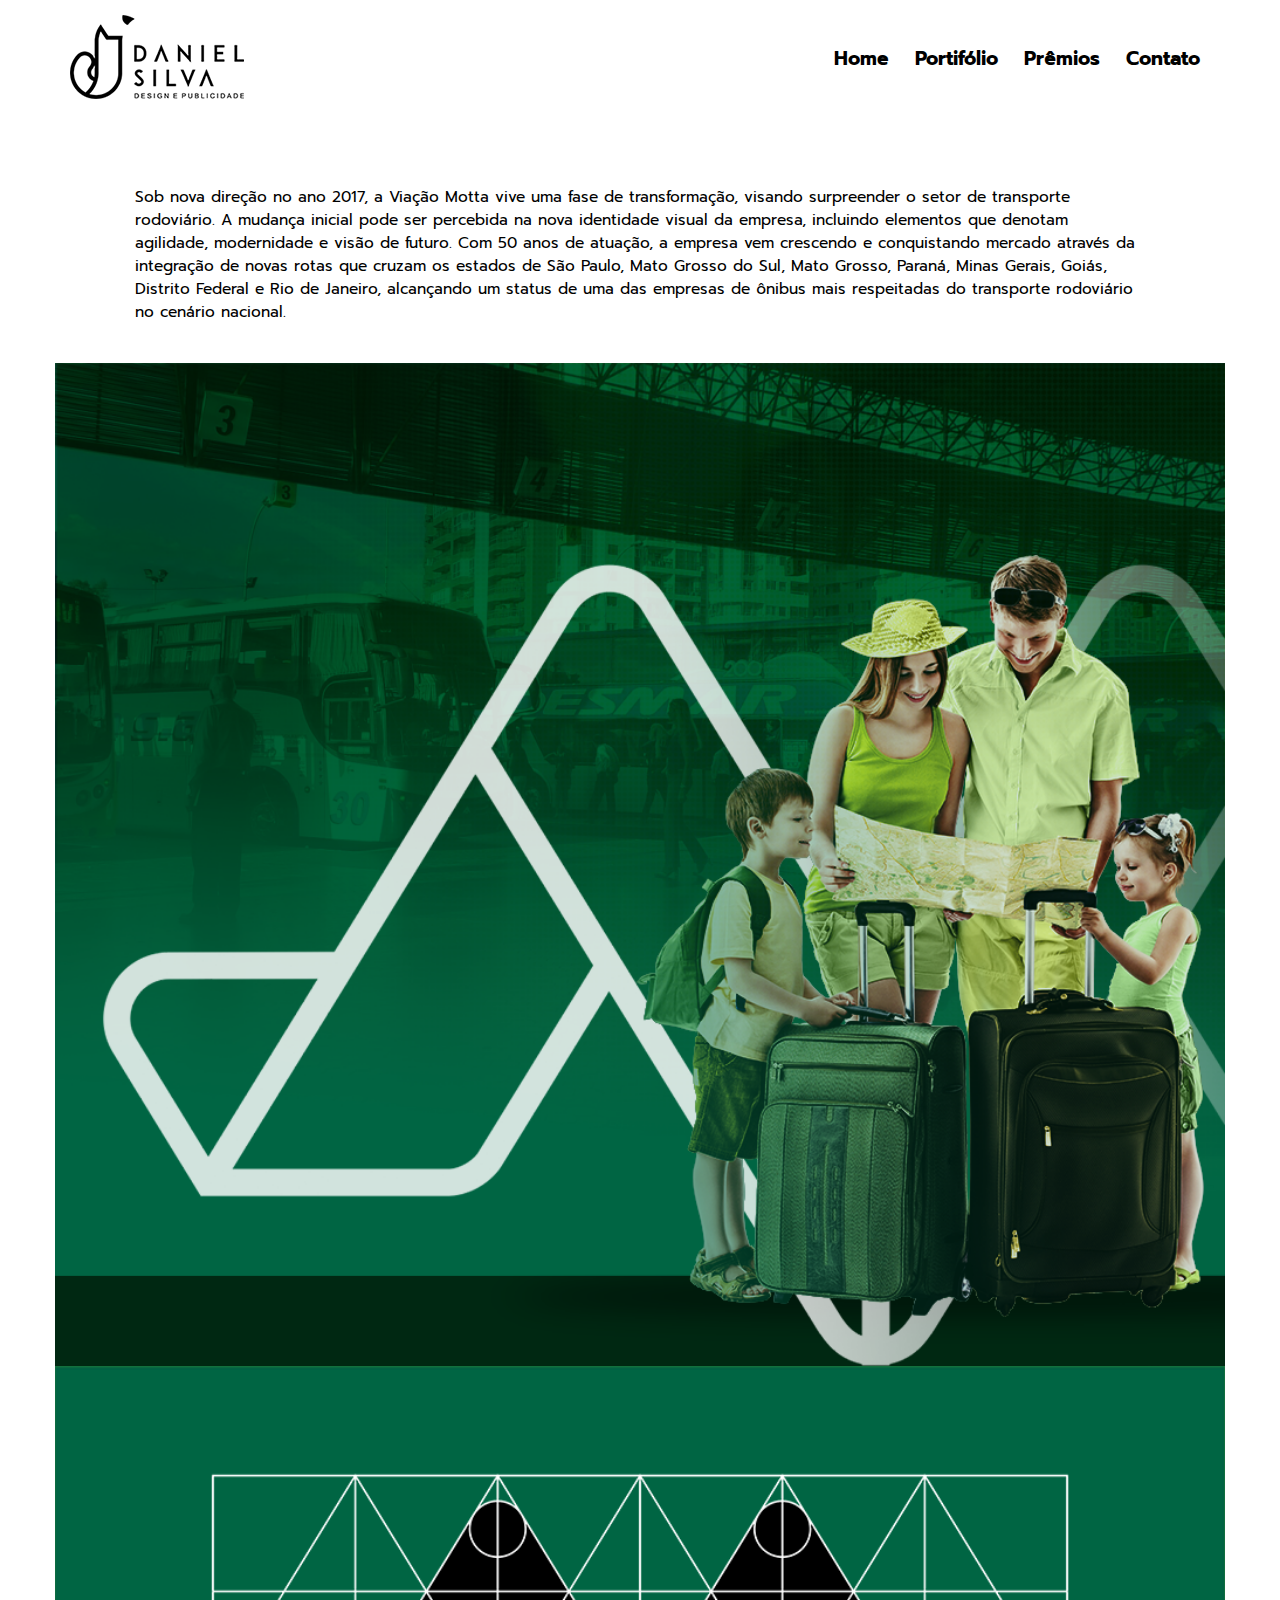
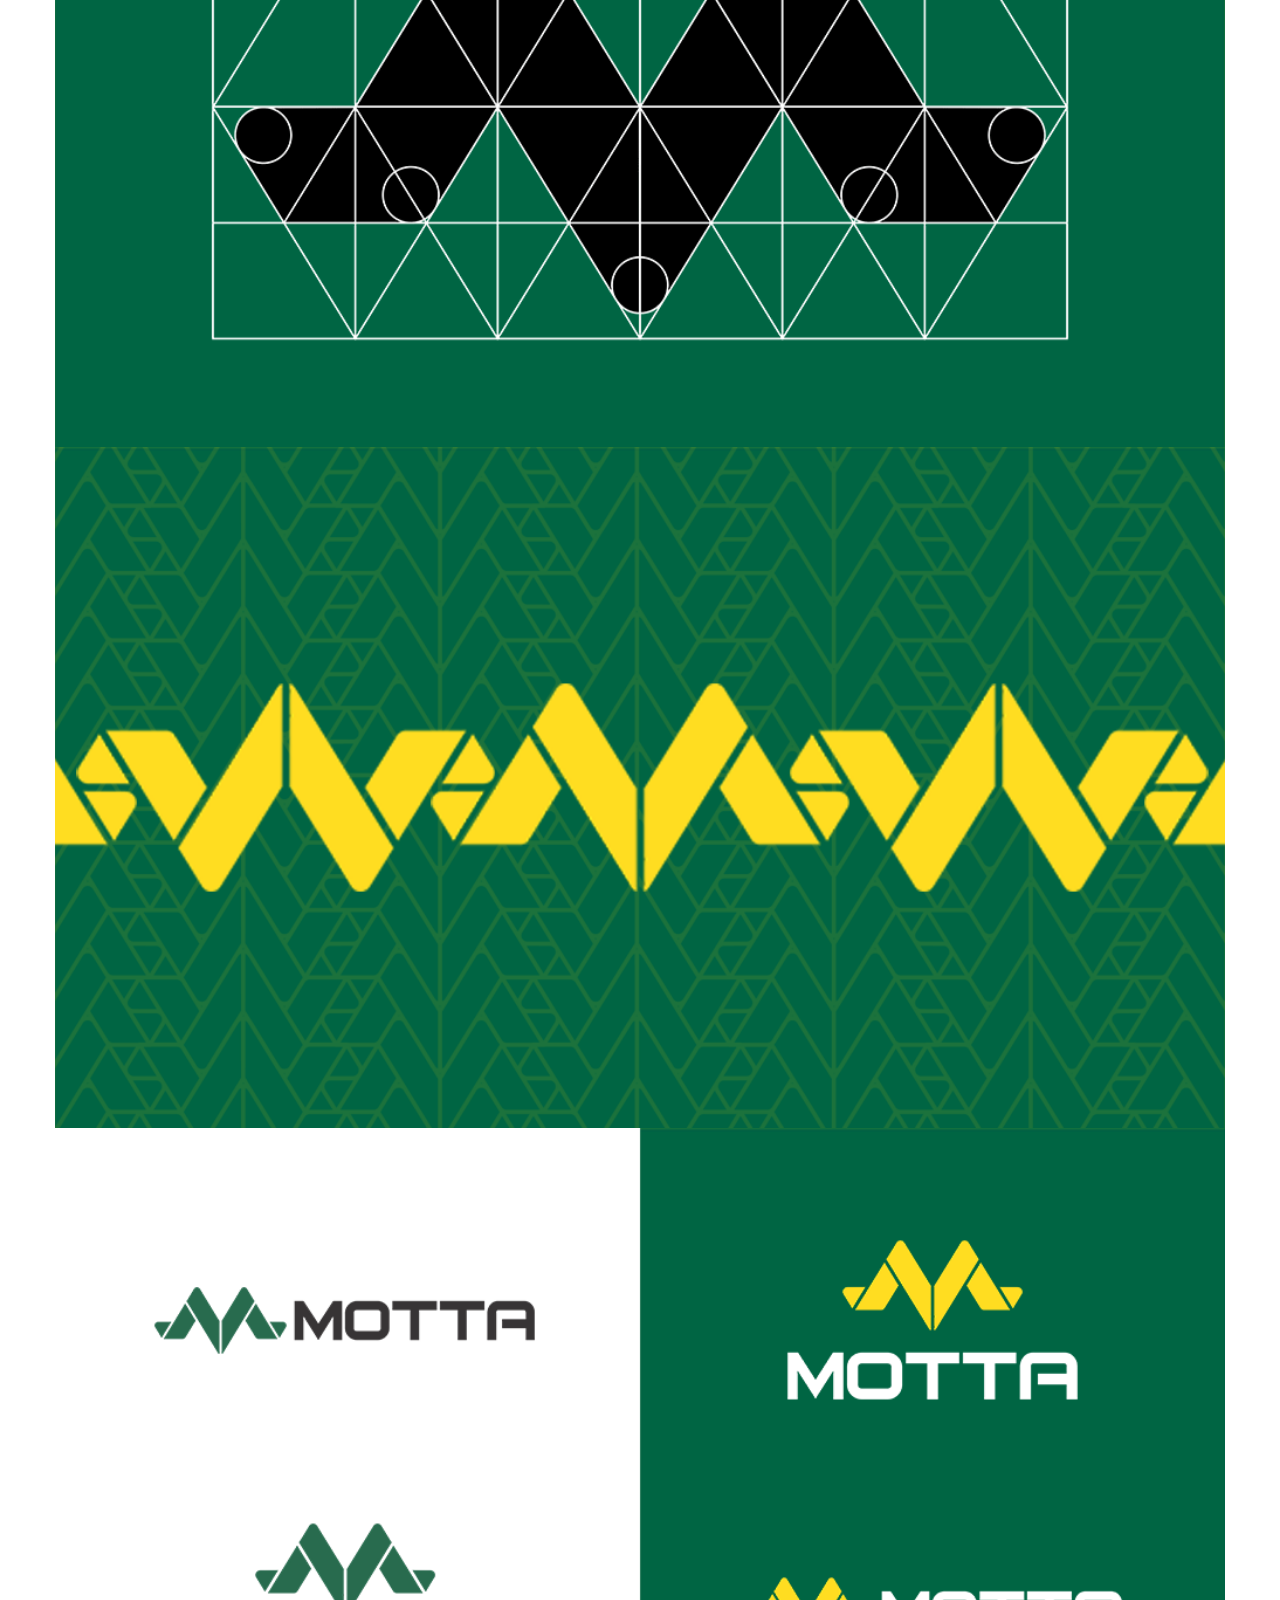
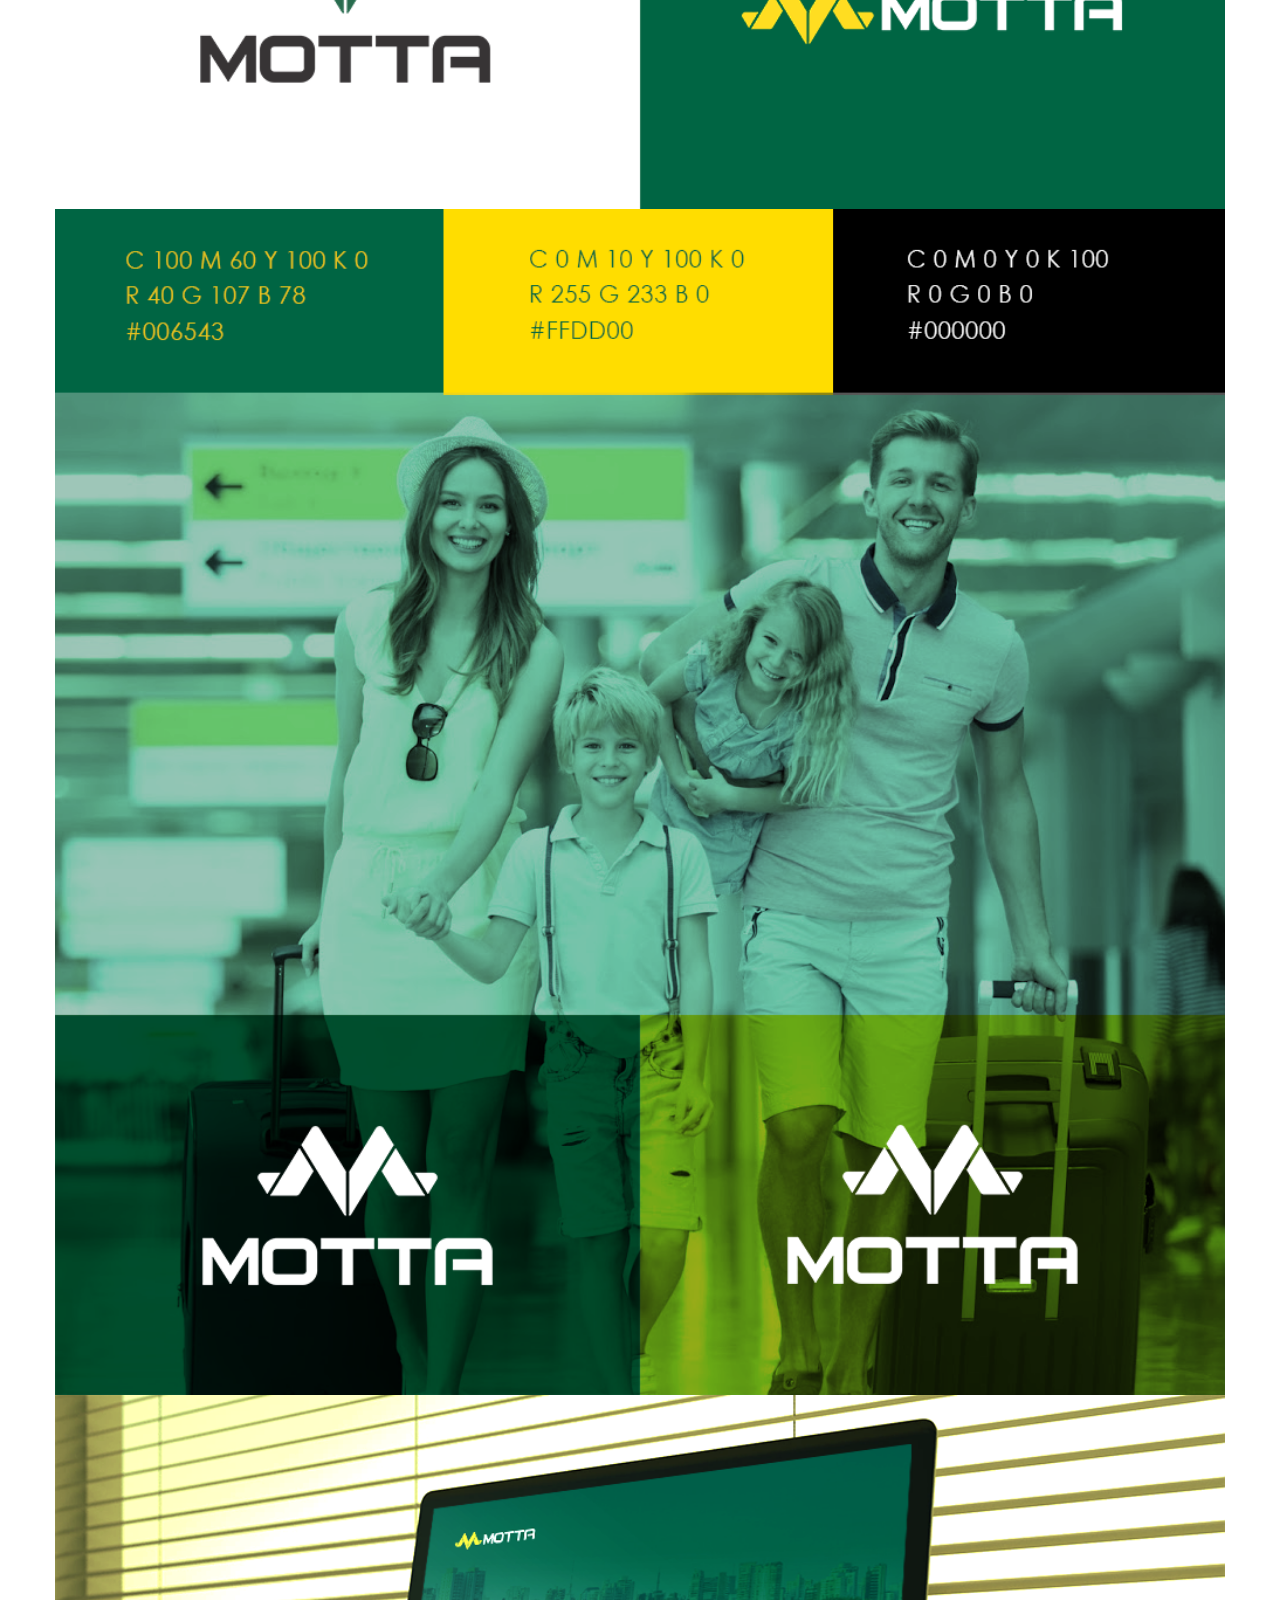
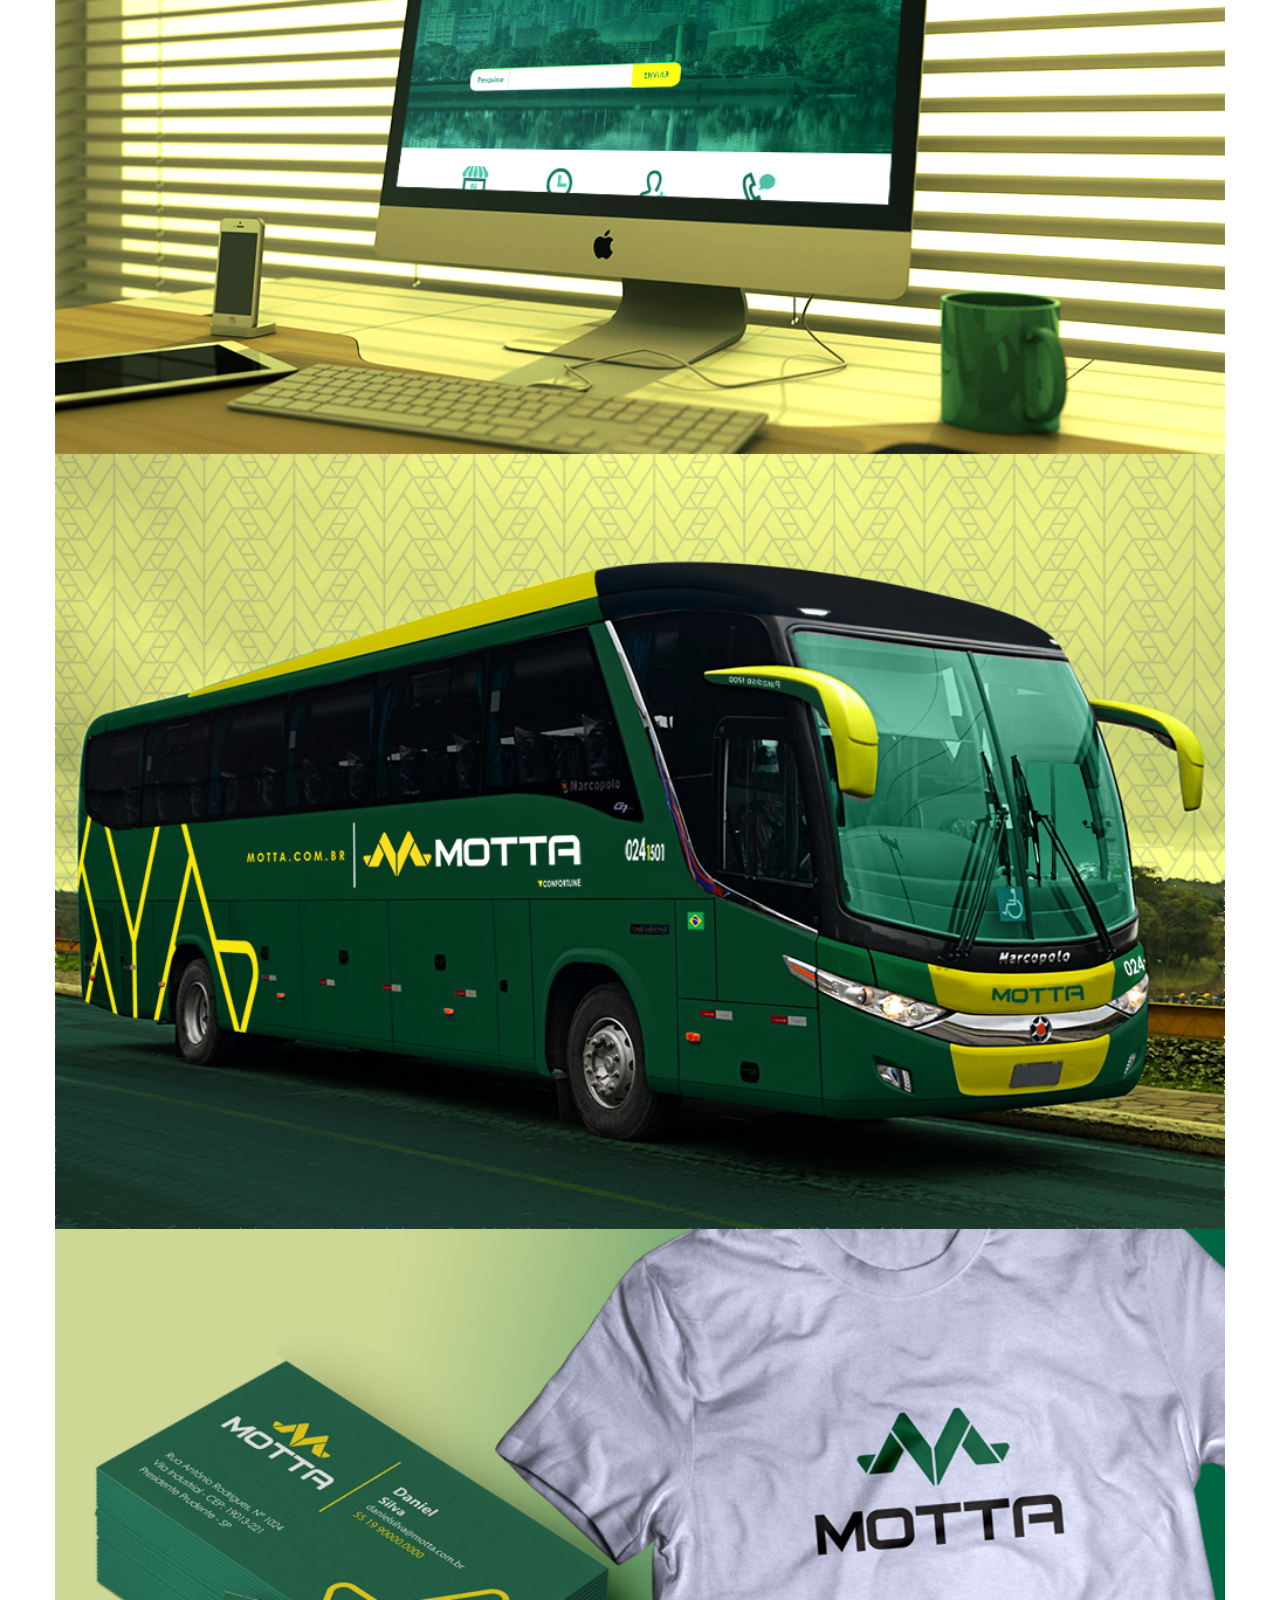
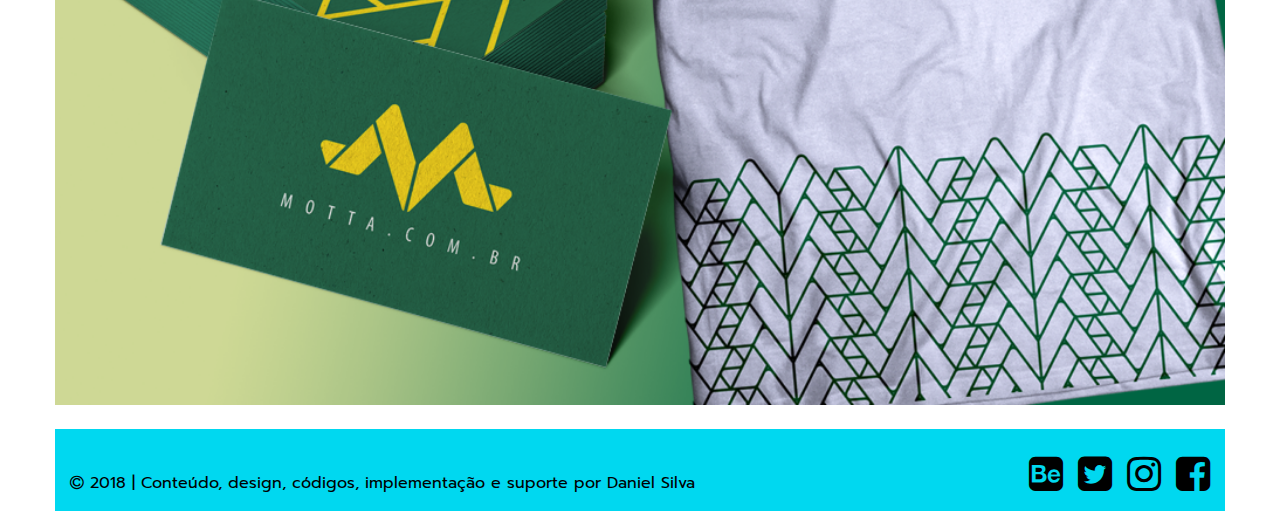
<file: motta.html>
<!DOCTYPE html>
<html lang="pt-br">
  <head>
    <meta charset="utf-8">
    <meta name="author" content="Daniel Silva">
    <meta name="Description" content="Portifólio">
    <meta http-equiv="X-UA-Compatible" content="IE=edge">
    <meta name="viewport" content="width=device-width, initial-scale=1">    
    <title>Identidade Visual Viação Motta</title>   
    <link href="font-awesome/css/font-awesome.css" rel="stylesheet">
    <link href="css/style.css" rel="stylesheet">    
    <link href="https://fonts.googleapis.com/css?family=Prompt:400,600,700" rel="stylesheet"> 
  </head>
  <body>

    <div id="menu-mobile">
      <h2>Menu</h2>
      <div id="btn-close"><i class="fa fa-close"></i></div>
      <ul>
        <li><a href="index.html">Home</a></li>
        <li><a href="index.html#portifolio">Portifólio</a></li>
        <li><a href="premios.html">Prêmios</a></li>
        <li><a href="index.html#contato-dnl">Contato</a></li>
      </ul>
       
      <img src="images/daniel-logo.png" alt="Marca Daniel Silva Design">
    </div>            

    <header>     
          
      <div class="container">    
        <div class="header">      
        
          <div class="logo">
            <a href="index.html"><img src="images/daniel-logo.png" alt="Marca Daniel Silva Design"></a> 
          </div>  

          <div class="menu">
            <ul>
              <li><a href="index.html">Home</a></li>
              <li><a href="index.html#portifolio">Portifólio</a></li>
              <li><a href="premios.html">Prêmios</a></li>
              <li><a href="index.html#contato-dnl">Contato</a></li>
            </ul>
          </div>

          <div id="btn-menu"><i class="fa fa-bars"></i></div>

        </div>
      </div>     

    </header>

    <main>

      <section>
        <div class="container"><br>
          <div class="servicos"> 
            <p>Sob nova direção no ano 2017, a Viação Motta vive uma fase de transformação, visando surpreender o setor de transporte rodoviário. A mudança inicial pode ser percebida na nova identidade visual da empresa, incluindo elementos que denotam agilidade, modernidade e visão de futuro. Com 50 anos de atuação, a empresa vem crescendo e conquistando mercado através da integração de novas rotas que cruzam os estados de São Paulo, Mato Grosso do Sul, Mato Grosso, Paraná, Minas Gerais, Goiás, Distrito Federal e Rio de Janeiro, alcançando um status de uma das empresas de ônibus mais respeitadas do transporte rodoviário no cenário nacional.
            </p>
            <img class="img-responsive" src="images/motta/motta1.png" alt="Viação Motta">        
            <img class="img-responsive" src="images/motta/mota2.gif" alt="Animação Marca Motta">
            <img class="img-responsive" src="images/motta/motta3.png" alt="Padrão repetitivo">
            <img class="img-responsive" src="images/motta/motta4.png" alt="Marca Motta">
            <img class="img-responsive" src="images/motta/motta5.png" alt="Padrão de cores Marca Motta">
            <img class="img-responsive" src="images/motta/motta6.png" alt="Desktop marca Motta">
            <img class="img-responsive" src="images/motta/motta7.png" alt="Ônibus Viação Motta">
            <img class="img-responsive" src="images/motta/motta8.png" alt="Camisa Viação Motta">
          </div>    
        </div> 
      </section><br>
    </main>
    <footer>
      <div class="container">
        <div class="footer">
        
          <p><i class="fa fa-copyright"></i> 2018 | Conteúdo, design, códigos, implementação e suporte por Daniel Silva </p>

          <div class="social">
            <a href="http://behance.net/danisb"><i class="fa fa-behance-square"></i></a>
            <a href="http://twitter.com/dnlsurf"><i class="fa fa-twitter-square"></i></a>
            <a href="http://instagram.com/dnl2053"><i class="fa fa-instagram"></i></a>
            <a href="http://facebook.com/dannielsb"><i class="fa fa-facebook-square"></i></a>
          </div>

        </div>
      </div>
    </footer>    

    <script src="js/geral.js"></script>
    
  </body>
</html>
</file>
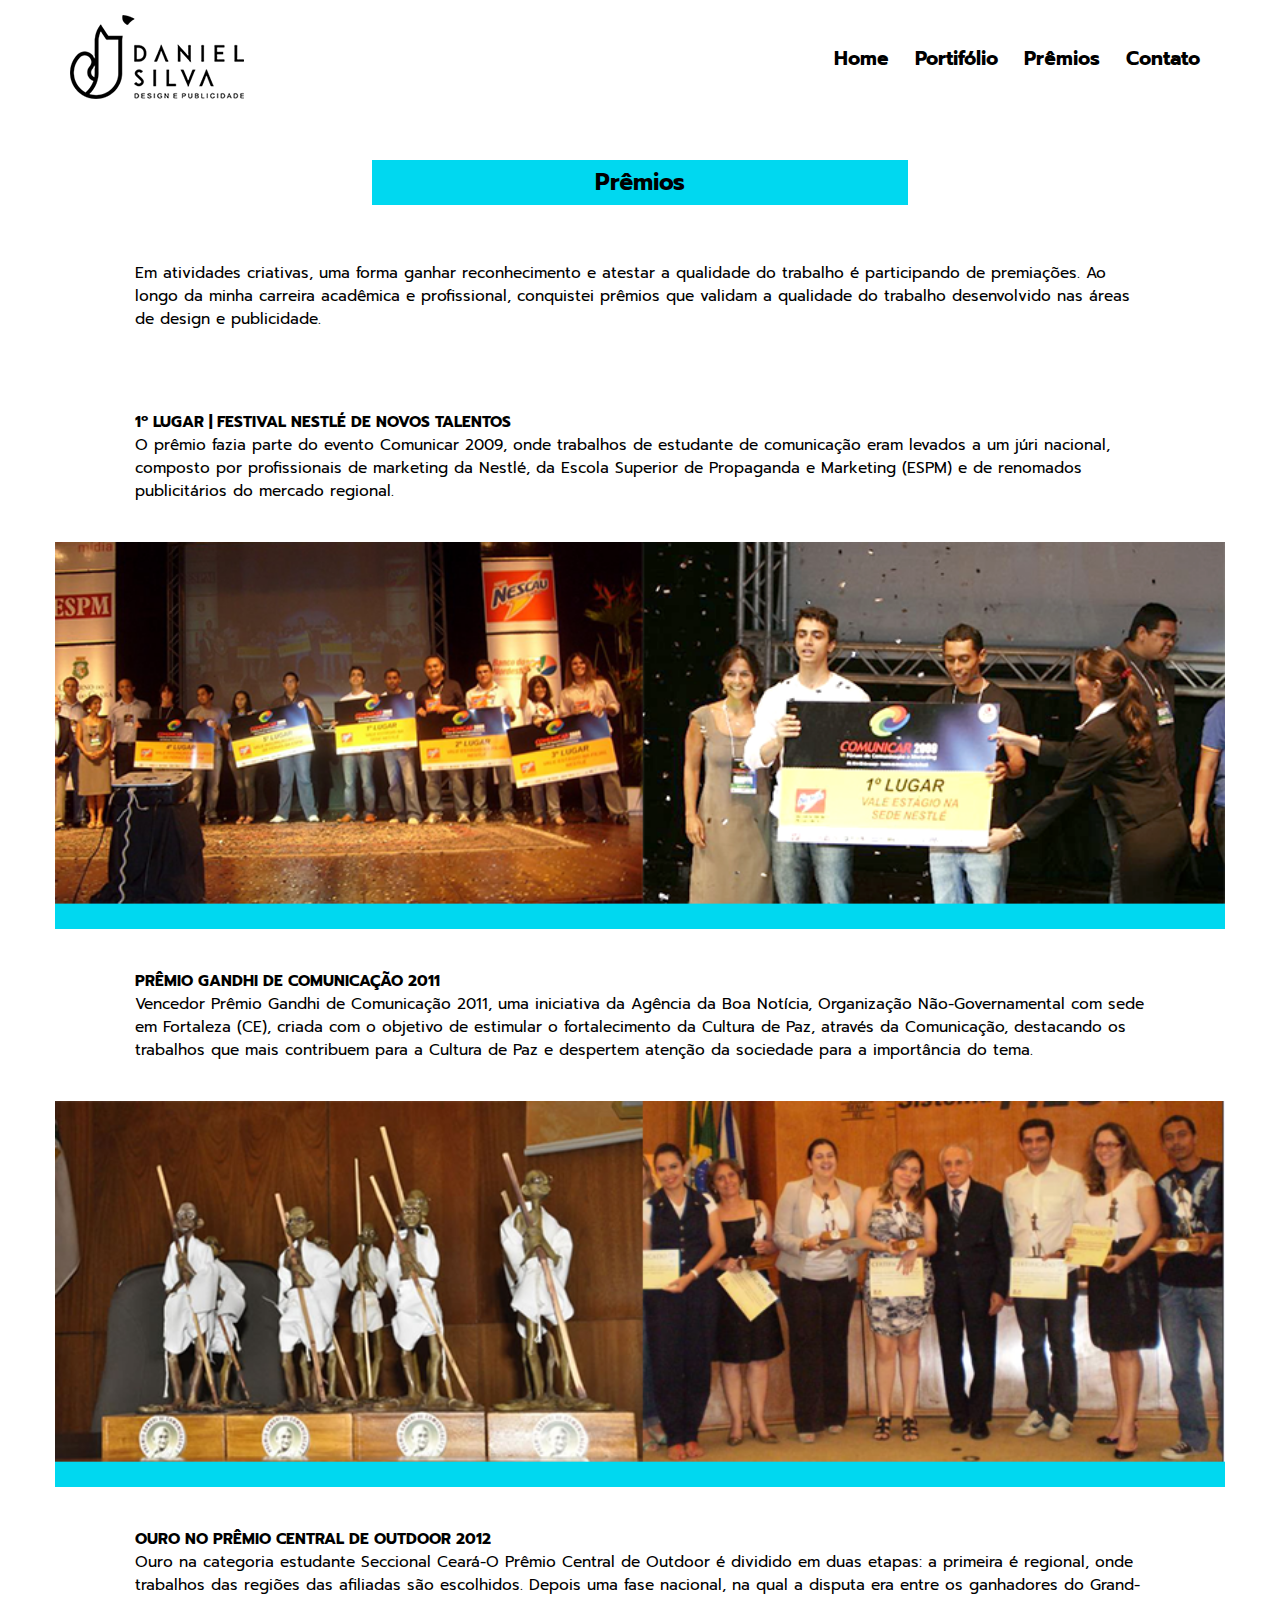
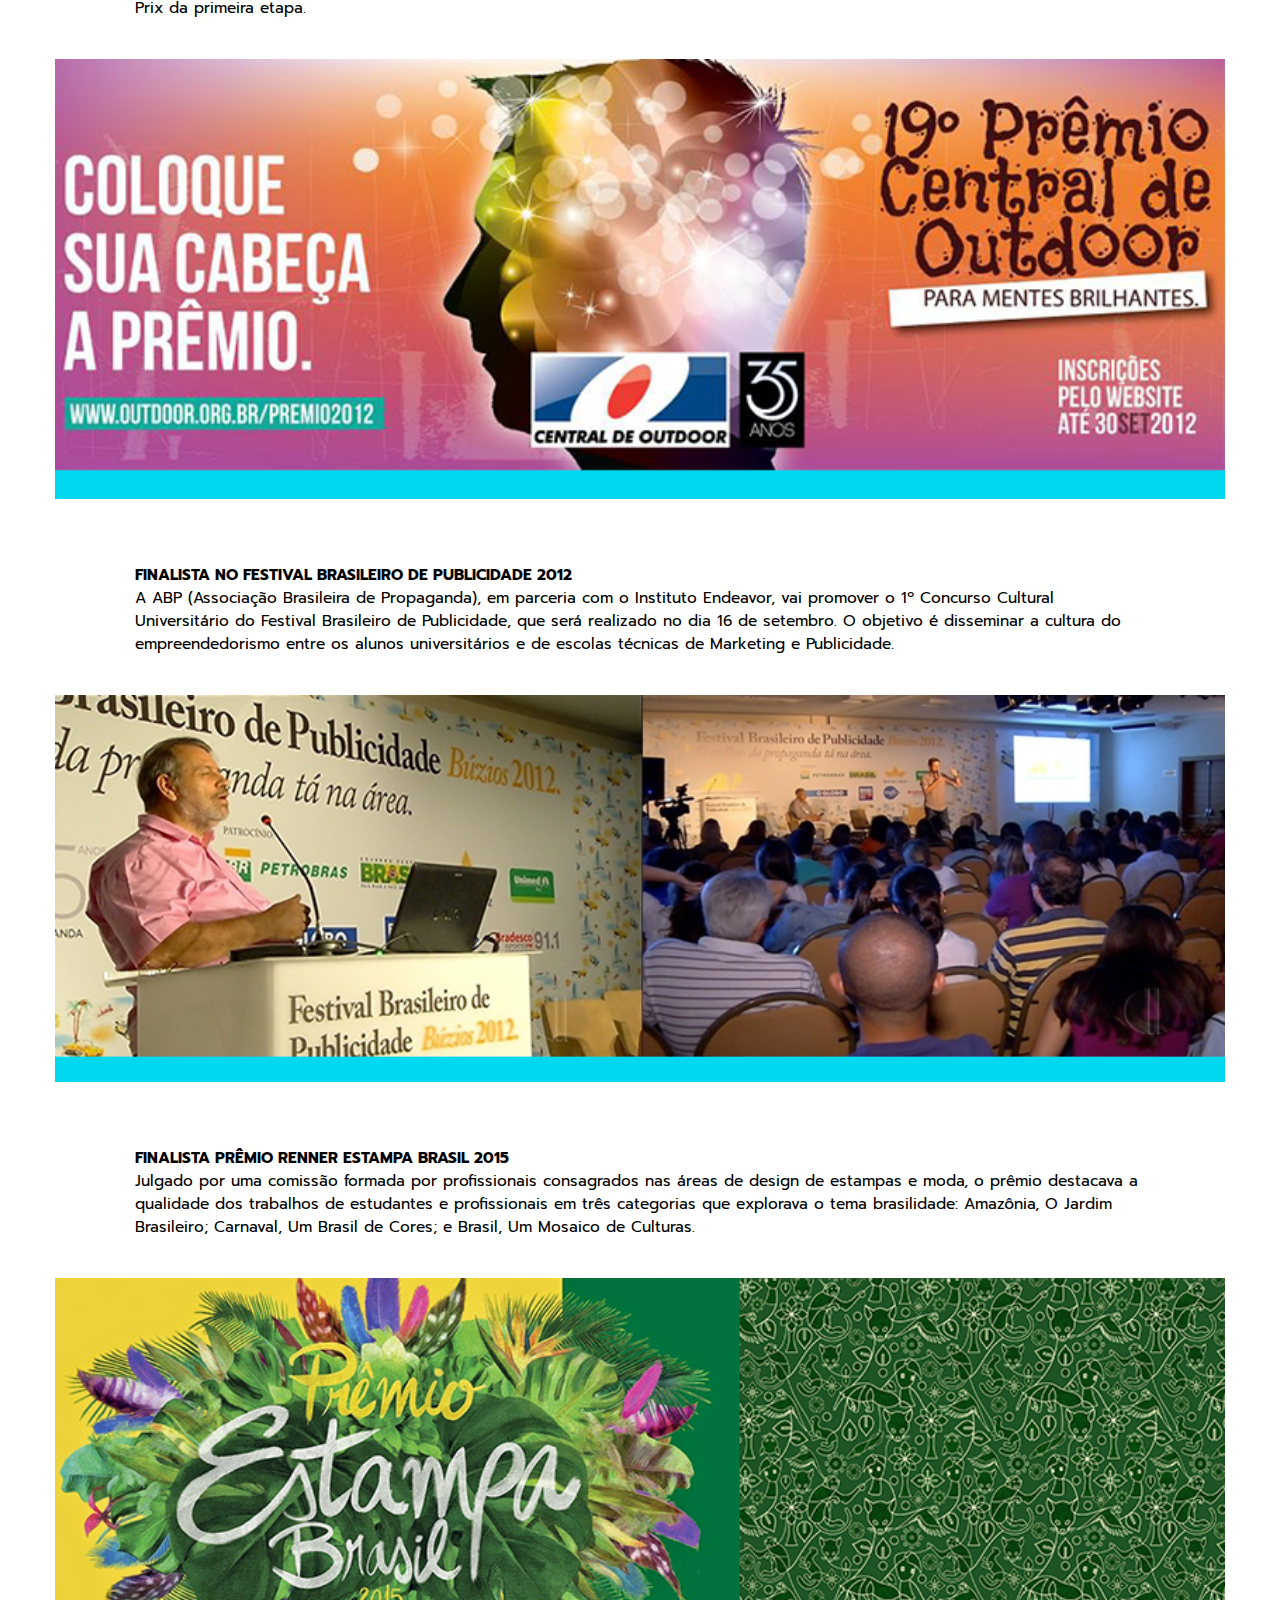
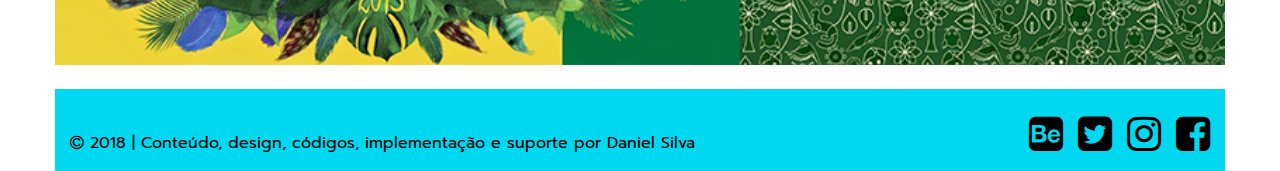
<file: premios.html>
<!DOCTYPE html>
<html lang="pt-br">
  <head>
    <meta charset="utf-8">
    <meta name="author" content="Daniel Silva">
    <meta name="Description" content="Portifólio">
    <meta http-equiv="X-UA-Compatible" content="IE=edge">
    <meta name="viewport" content="width=device-width, initial-scale=1">    
    <title>Prêmios Daniel Silva</title>   
    <link href="font-awesome/css/font-awesome.css" rel="stylesheet">
    <link href="css/style.css" rel="stylesheet">    
    <link href="https://fonts.googleapis.com/css?family=Prompt:400,600,700" rel="stylesheet"> 
  </head>
  <body>

    <div id="menu-mobile">
      <h2>Menu</h2>
      <div id="btn-close"><i class="fa fa-close"></i></div>
      <ul>
        <li><a href="index.html">Home</a></li>
        <li><a href="index.html#portifolio">Portifólio</a></li>
        <li><a href="premios.html">Prêmios</a></li>
        <li><a href="index.html#contato-dnl">Contato</a></li>
      </ul>
       
      <img src="images/daniel-logo.png" alt="Marca Daniel Silva Design">
    </div>            

    <header>     
          
      <div class="container">    
        <div class="header">      
        
          <div class="logo">
            <a href="index.html"><img src="images/daniel-logo.png" alt="Marca Daniel Silva Design"></a> 
          </div>  

          <div class="menu">
            <ul>
              <li><a href="index.html">Home</a></li>
              <li><a href="index.html#portifolio">Portifólio</a></li>
              <li><a href="premios.html">Prêmios</a></li>
              <li><a href="index.html#contato-dnl">Contato</a></li>
            </ul>
          </div>

          <div id="btn-menu"><i class="fa fa-bars"></i></div>

        </div>
      </div>     
    </header>

    <main>

            <section>
        <div class="container"><br>
           <div class="titulo">
              <h1>Prêmios</h1>
            </div> 
            <div class="servicos">
                    <p>Em atividades criativas, uma forma ganhar reconhecimento e atestar a qualidade do trabalho é participando de premiações. Ao longo da minha carreira acadêmica e profissional, conquistei prêmios que validam a qualidade do trabalho desenvolvido nas áreas de design e publicidade.</p>     
            </div>
            <div class="servicos">
                    <p><b>1º LUGAR | FESTIVAL NESTLÉ DE NOVOS TALENTOS</b><br>
                    O prêmio fazia parte do evento Comunicar 2009, onde trabalhos de estudante de comunicação eram levados a um júri nacional, composto por profissionais de marketing da Nestlé, da Escola Superior de Propaganda e Marketing (ESPM) e de renomados publicitários do mercado regional.</p>      
            </div>

            <div class="servicos">
             <img src="images/comunicar.png" alt="Fotos Prêmio Comunicar 2011"> 
             </div>

             <div class="servicos">
                    <p><b>PRÊMIO GANDHI DE COMUNICAÇÃO 2011</b><br> 
                    Vencedor Prêmio Gandhi de Comunicação 2011, uma iniciativa da Agência da Boa Notícia,
                    Organização Não-Governamental com sede em Fortaleza (CE), criada com o objetivo
                    de estimular o fortalecimento da Cultura de Paz, através da Comunicação, destacando os trabalhos 
                    que mais contribuem para a Cultura de Paz e despertem atenção da sociedade para a importância do tema. </p>
            </div>

            <div class="servicos">
             <img src="images/gandhi.png" alt="Fotos Prêmio Gandhi"> 
             </div> 

              <div class="servicos">
                    <p><b>OURO NO PRÊMIO CENTRAL DE OUTDOOR 2012</b><br> 
                    Ouro na categoria estudante Seccional Ceará-O Prêmio Central de Outdoor é dividido em duas etapas: a primeira é regional, onde trabalhos das regiões das afiliadas são escolhidos. Depois uma fase nacional, na qual a disputa era entre os ganhadores do Grand-Prix da primeira etapa.</p>
            </div>

            <div class="servicos">
             <img src="images/central.png" alt="Banner Concurso Central de Outdoor"> 
             </div><br>  

             <div class="servicos">
                    <p><b>FINALISTA NO FESTIVAL BRASILEIRO DE PUBLICIDADE 2012</b><br> 
                    A ABP (Associação Brasileira de Propaganda), em parceria com o Instituto Endeavor, vai promover o 1º Concurso Cultural Universitário do Festival Brasileiro de Publicidade, que será realizado no dia 16 de setembro. O objetivo é disseminar a cultura do empreendedorismo entre os alunos universitários e de escolas técnicas de Marketing e Publicidade.</p>
            </div>

            <div class="servicos">
             <img src="images/fbp.png" alt="Fotos Festival Brasileiro de Publicidade"> 
             </div><br>  

             <div class="servicos">
                    <p><b>FINALISTA PRÊMIO RENNER ESTAMPA BRASIL 2015</b><br> 
                    Julgado por uma comissão formada por profissionais consagrados nas áreas de design de estampas e moda, o prêmio destacava a qualidade dos trabalhos de estudantes e profissionais em três categorias que explorava o tema brasilidade: Amazônia, O Jardim Brasileiro; Carnaval, Um Brasil de Cores; e Brasil, Um Mosaico de Culturas.</p>
            </div>
          
            <div class="servicos">
             <img src="images/estampabrasil.png" alt="Logo Estampa Brasil e Arte estampa"> 
             </div><br>  
        </div> 
      </section>
    </main>
    <footer>
      <div class="container">
        <div class="footer">
        
          <p><i class="fa fa-copyright"></i> 2018 | Conteúdo, design, códigos, implementação e suporte por Daniel Silva </p>

          <div class="social">
            <a href="http://behance.net/danisb"><i class="fa fa-behance-square"></i></a>
            <a href="http://twitter.com/dnlsurf"><i class="fa fa-twitter-square"></i></a>
            <a href="http://instagram.com/dnl2053"><i class="fa fa-instagram"></i></a>
            <a href="http://facebook.com/dannielsb"><i class="fa fa-facebook-square"></i></a>
          </div>

        </div>
      </div>
    </footer>    

    <script src="js/geral.js"></script>  
  </body>
</html>
</file>
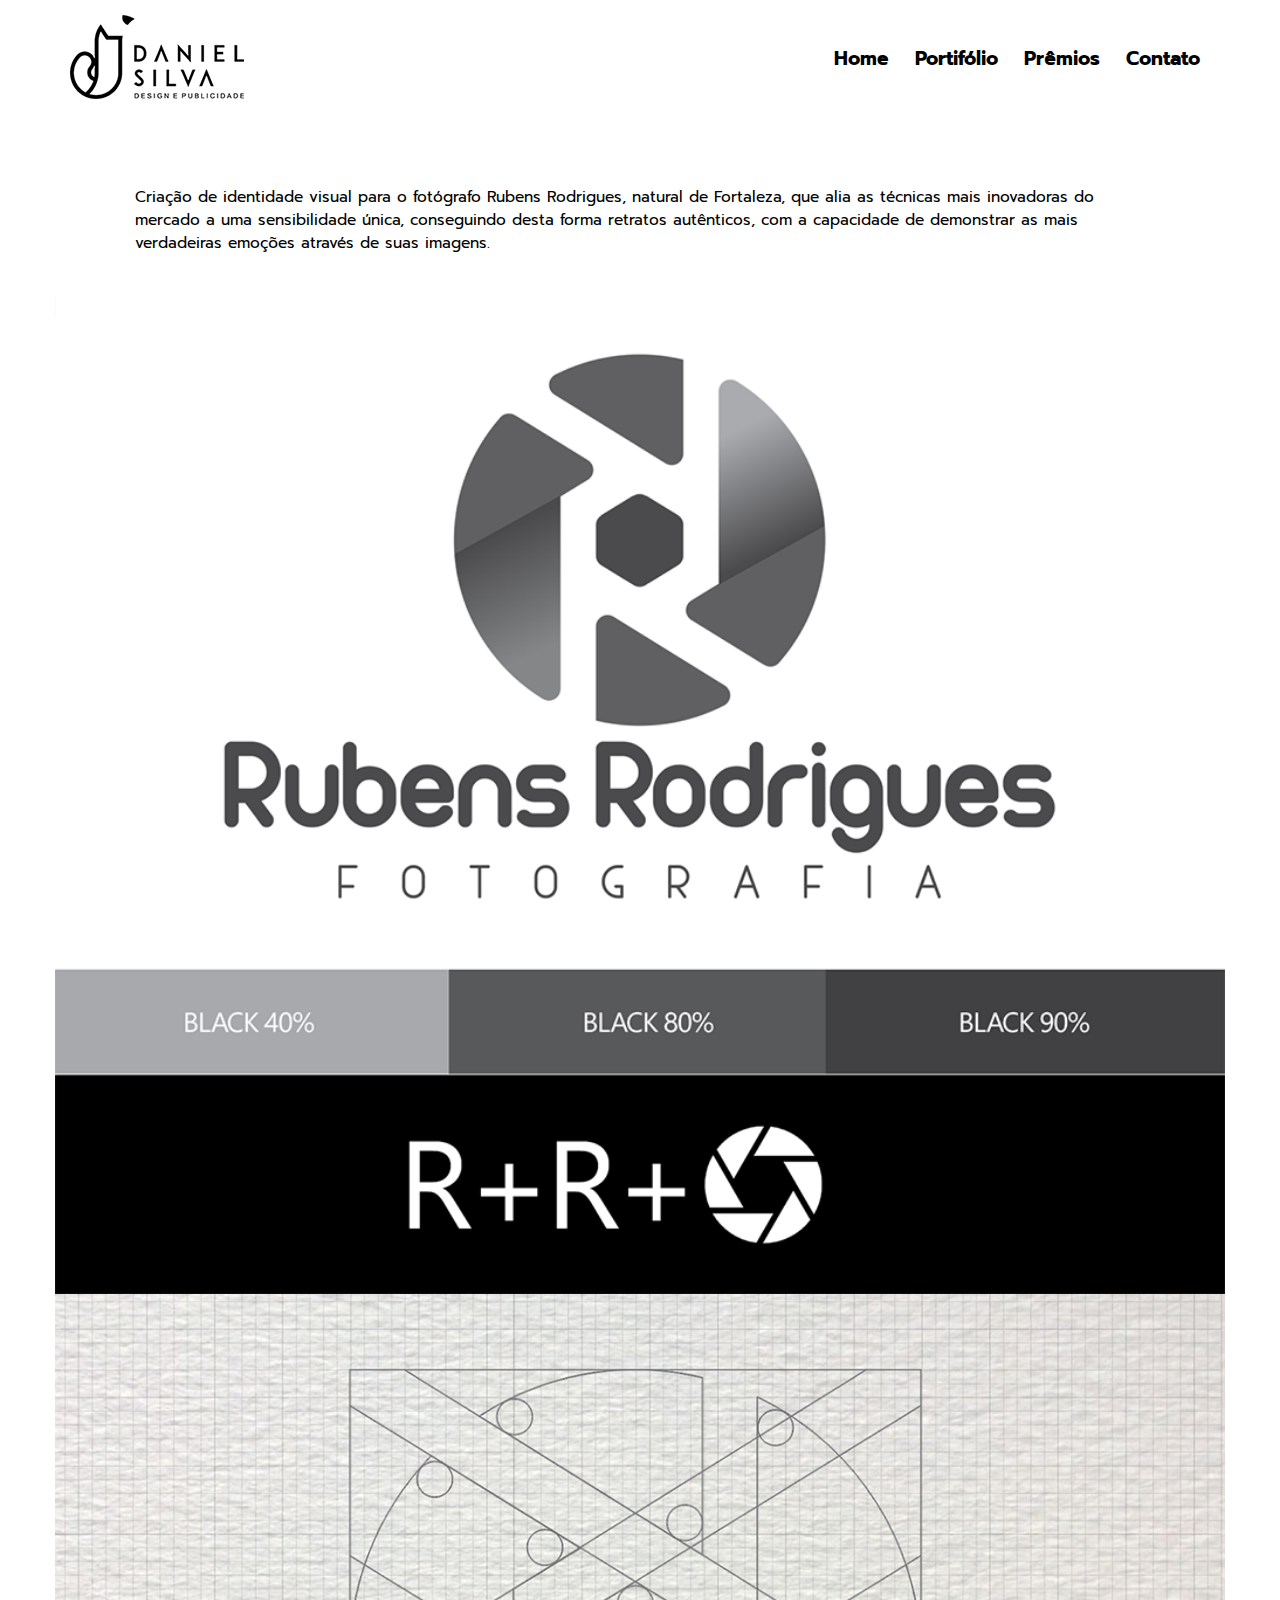
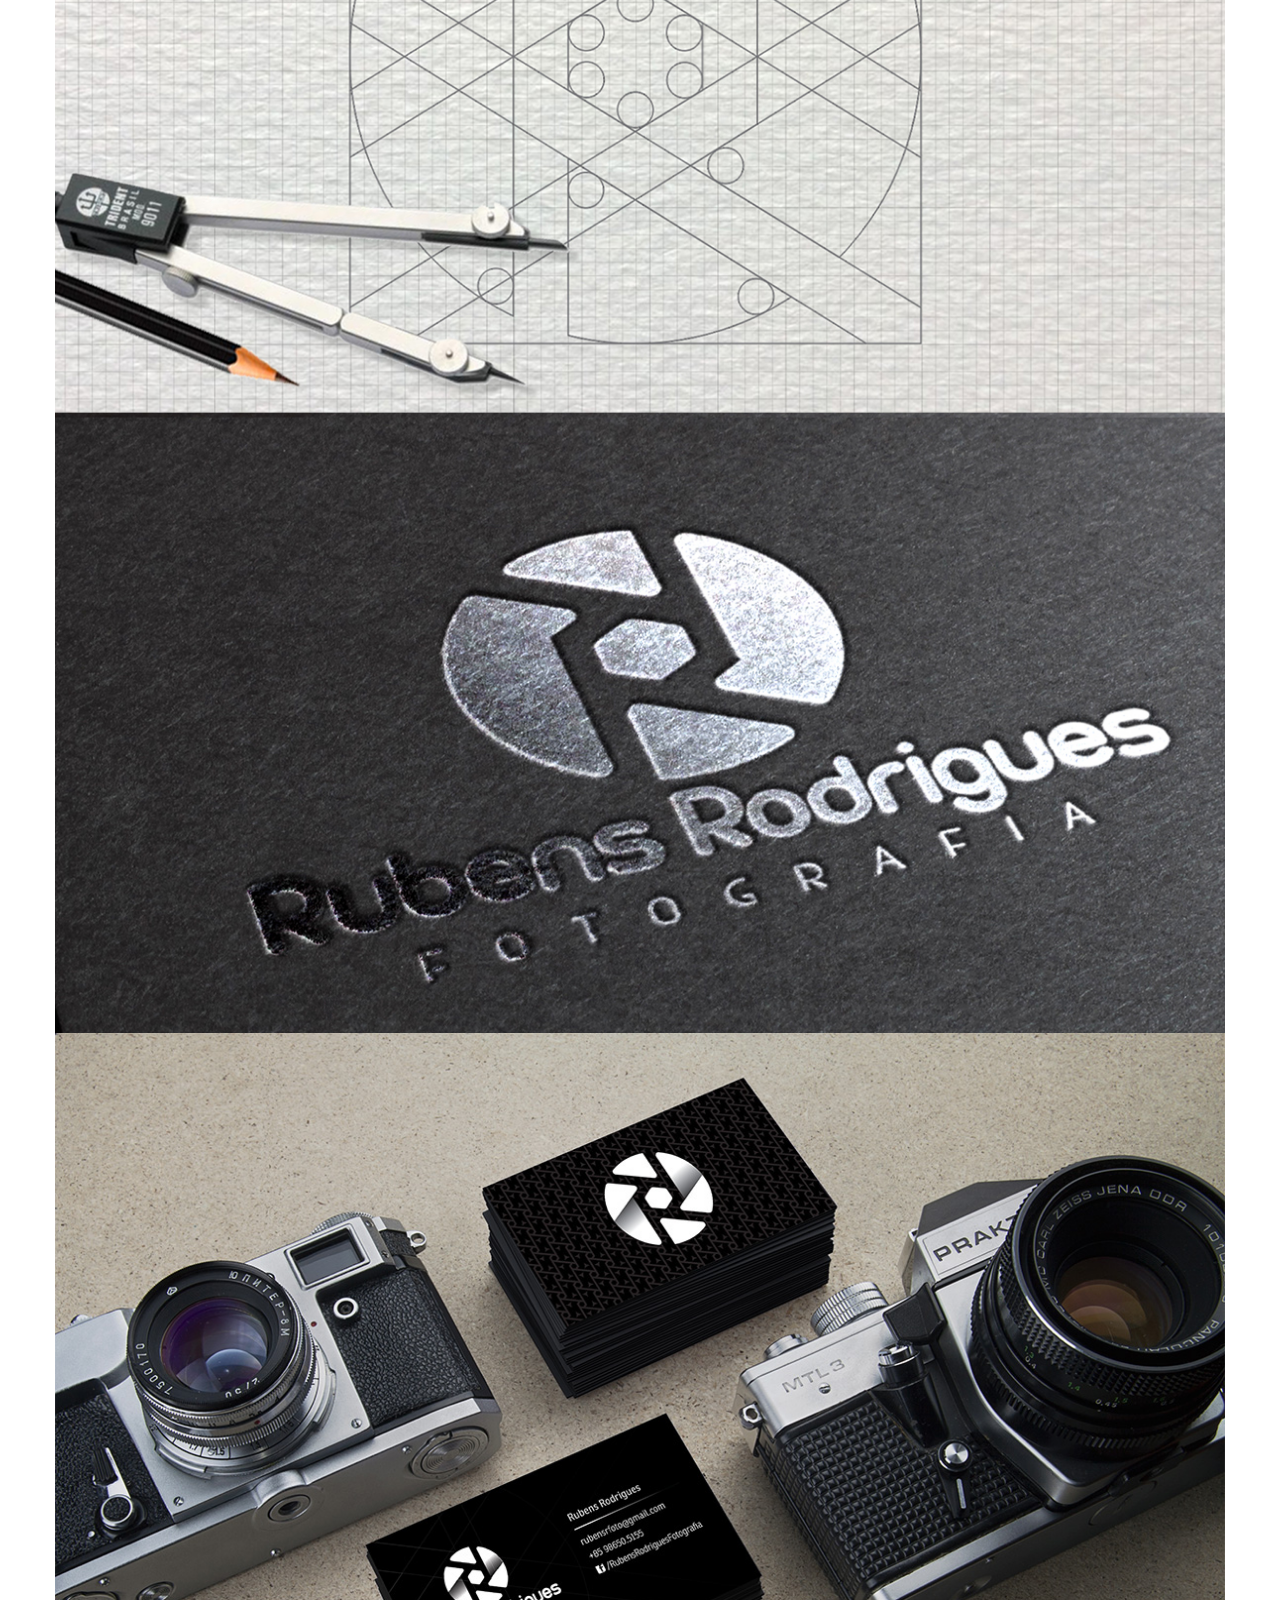
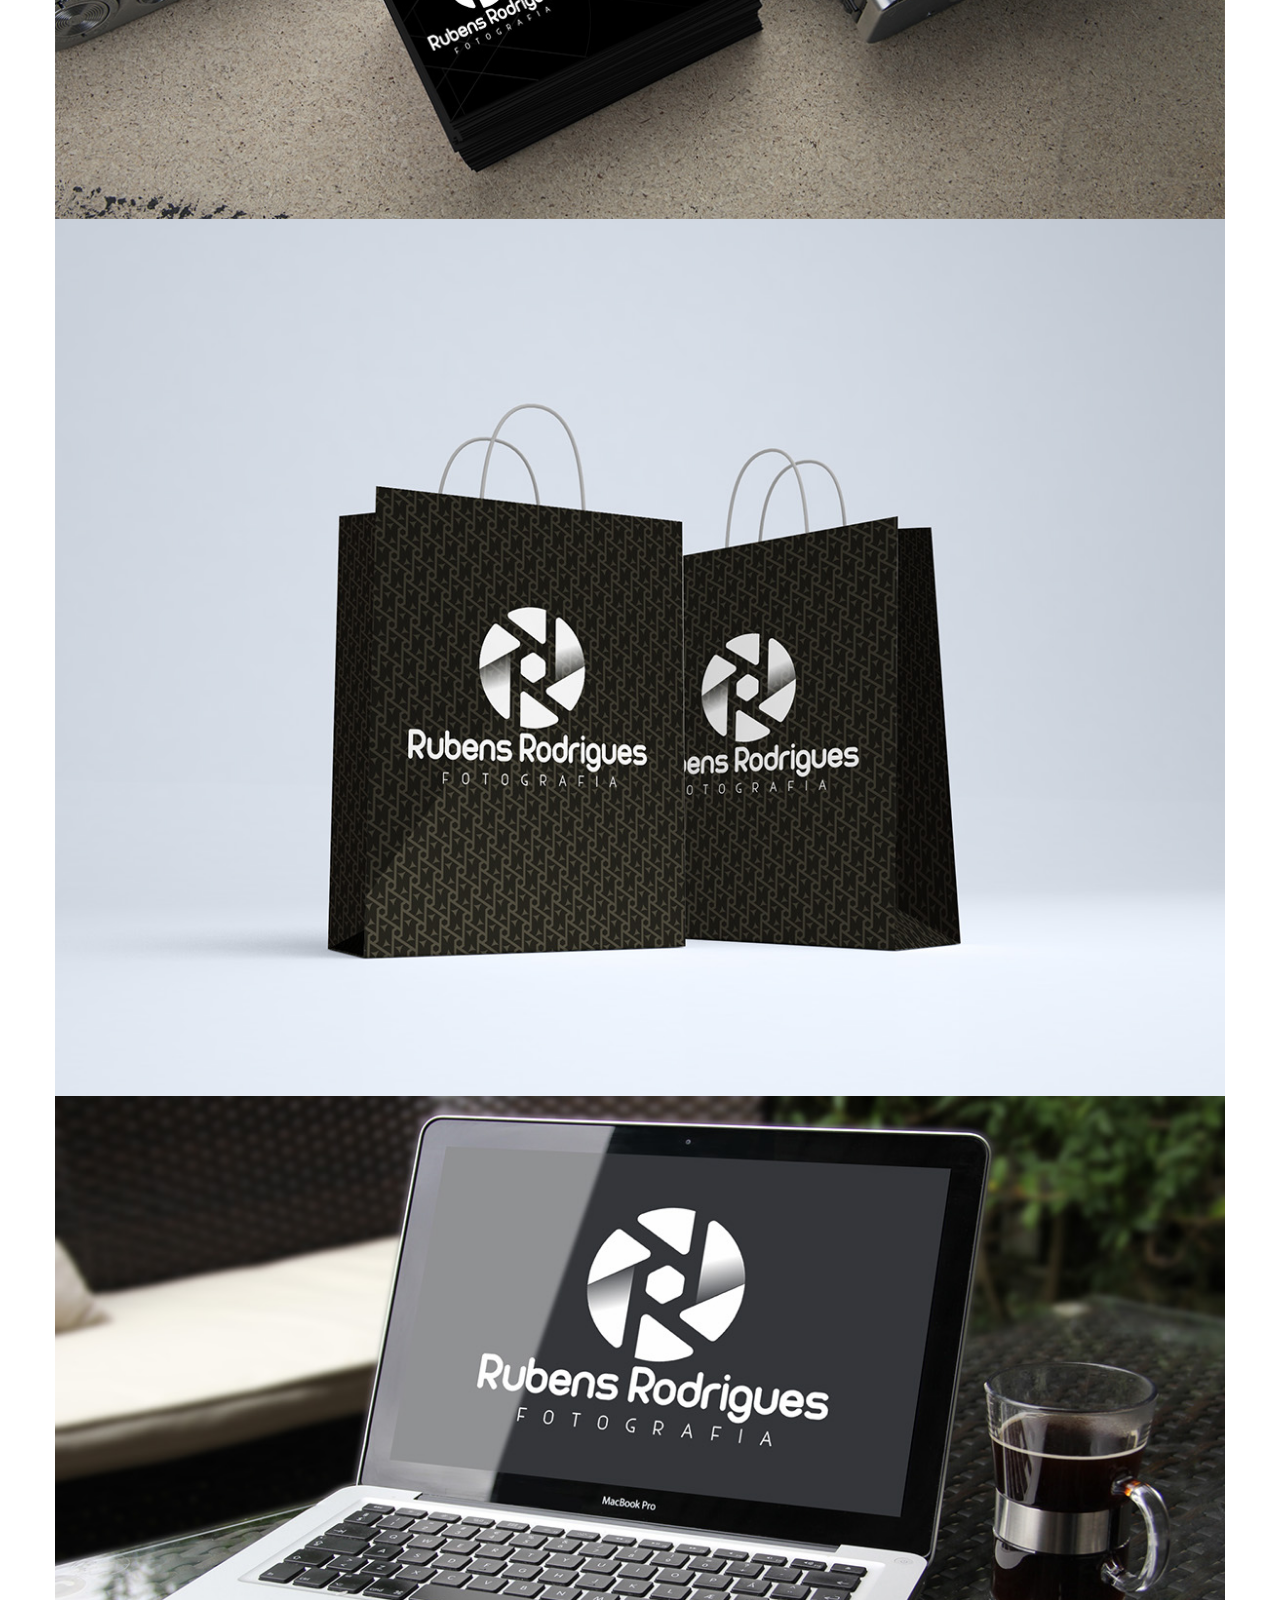
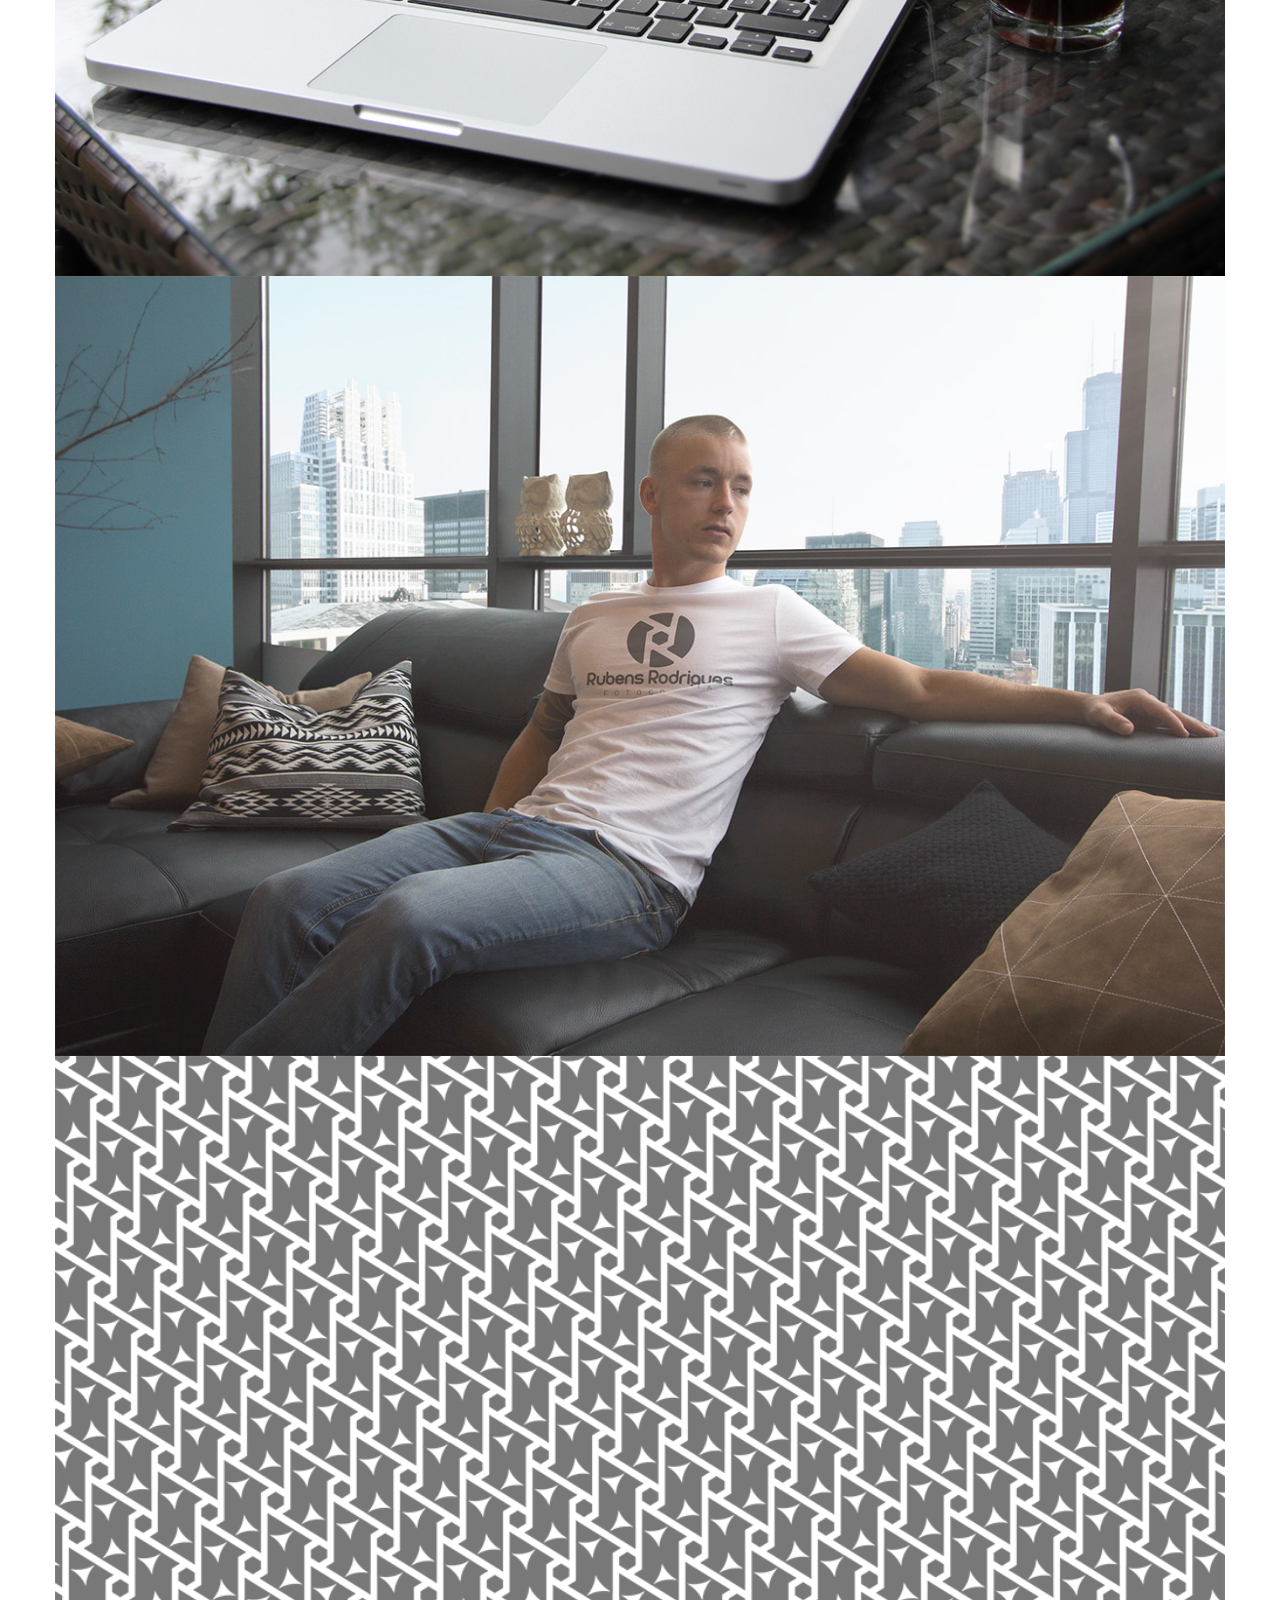
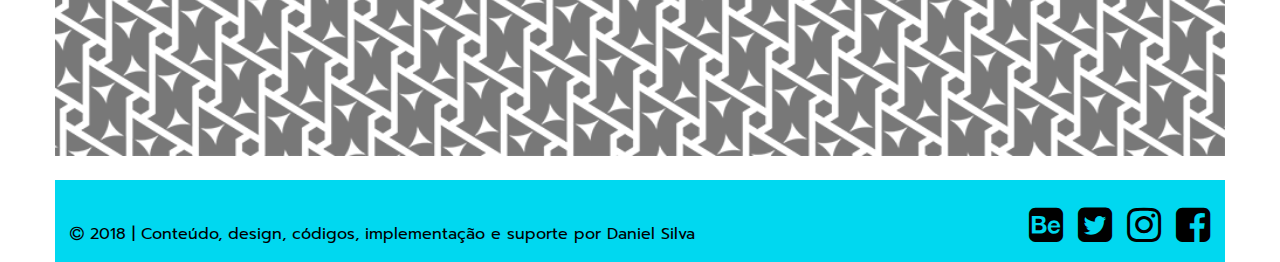
<file: rr.html>
<!DOCTYPE html>
<html lang="pt-br">
  <head>
    <meta charset="utf-8">
    <meta name="author" content="Daniel Silva">
    <meta name="Description" content="Portifólio">
    <meta http-equiv="X-UA-Compatible" content="IE=edge">
    <meta name="viewport" content="width=device-width, initial-scale=1">    
    <title>Identidade Visual Rubens Rodrigues Fotografia</title>   
    <link href="font-awesome/css/font-awesome.css" rel="stylesheet">
    <link href="css/style.css" rel="stylesheet">    
    <link href="https://fonts.googleapis.com/css?family=Prompt:400,600,700" rel="stylesheet"> 
  </head>
  <body>

    <div id="menu-mobile">
      <h2>Menu</h2>
      <div id="btn-close"><i class="fa fa-close"></i></div>
      <ul>
        <li><a href="index.html">Home</a></li>
        <li><a href="index.html#portifolio">Portifólio</a></li>
        <li><a href="premios.html">Prêmios</a></li>
        <li><a href="index.html#contato-dnl">Contato</a></li>
      </ul>
       
      <img src="images/daniel-logo.png" alt="Marca Daniel Silva Design">
    </div>            

    <header>     
          
      <div class="container">    
        <div class="header">      
        
          <div class="logo">
            <a href="index.html"><img src="images/daniel-logo.png" alt="Marca Daniel Silva Design"></a> 
          </div>  

          <div class="menu">
            <ul>
              <li><a href="index.html">Home</a></li>
              <li><a href="index.html#portifolio">Portifólio</a></li>
              <li><a href="premios.html">Prêmios</a></li>
              <li><a href="index.html#contato-dnl">Contato</a></li>
            </ul>
          </div>

          <div id="btn-menu"><i class="fa fa-bars"></i></div>

        </div>
      </div>     

    </header>

    <main>

      <section>
        <div class="container"><br>
          <div class="servicos"> 
            <p>Criação de identidade visual para o fotógrafo Rubens Rodrigues, natural de Fortaleza, que alia as técnicas mais inovadoras do mercado a uma sensibilidade única, conseguindo desta forma retratos autênticos, com a capacidade de demonstrar as mais verdadeiras emoções através de suas imagens.
            </p>
            <img class="img-responsive" src="images/rr/rr1.png" alt="Marca Rubens Rodrigues">        
            <img class="img-responsive" src="images/rr/rr3.png" alt="Marca Rubens Rodrigues">
            <img class="img-responsive" src="images/rr/rr4.png" alt="Cartão Vistas Rubens Rodrigues">
            <img class="img-responsive" src="images/rr/rr5.png" alt="Modelo de sacola Rubens Rodrigues">
            <img class="img-responsive" src="images/rr/rr6.png" alt="Desktop Rubens Rodrigues">
            <img class="img-responsive" src="images/rr/rr7.png" alt="Camisa Rubens Rodrigues">
            <img class="img-responsive" src="images/rr/rr8.png" alt="Padrão repetitivo Rubens Rodrigues">
          </div>    
        </div> 
      </section><br>
    </main>
    <footer>
      <div class="container">
        <div class="footer">
        
          <p><i class="fa fa-copyright"></i> 2018 | Conteúdo, design, códigos, implementação e suporte por Daniel Silva </p>

          <div class="social">
            <a href="http://behance.net/danisb"><i class="fa fa-behance-square"></i></a>
            <a href="http://twitter.com/dnlsurf"><i class="fa fa-twitter-square"></i></a>
            <a href="http://instagram.com/dnl2053"><i class="fa fa-instagram"></i></a>
            <a href="http://facebook.com/dannielsb"><i class="fa fa-facebook-square"></i></a>
          </div>

        </div>
      </div>
    </footer>    

    <script src="js/geral.js"></script>
    
  </body>
</html>
</file>
<file: css/style.css>
/* GERAL */

body{
	font-family: 'Prompt', sans-serif !important;
	padding: 121px 10px 0;
	margin: 0;
}

.container{
	margin: 0 auto;
}

.titulo{
	display: flex;
	justify-content: center;
}

.titulo h1{
	font-size: 1.8vw;
	font-weight: bold;
	background-color: #00d8f0;
	padding: 5px;
	width: 500px;
	text-align: center;
}

.clear{
	clear: both;
}


/* HEADER */

header{
	position: fixed;
	top: 0;
	left: 0;
	width: 100%;
	z-index: 2000;
}

.header{
	display: flex;
	justify-content: space-between;
	align-items: center;
	background-color: #fff;
	padding: 15px 15px;	
}

.menu ul li{
	list-style: none;
	display: inline-block;
	padding: 0 10px;
}

.menu ul li a{
	font-size: 1.2rem;
	font-weight: bold;
	color: #000;
	text-decoration: none;
}

.menu ul li a::after{
	content: "";
	display: table;
	width: 0;
	height: 4px;
	background-color: #00d8f0;
	transition: .5s;
}

.menu ul li a:hover::after{
	width: 100%;	
}

#btn-menu .fa{
	font-size: 2rem;
	color: #00d8f0;
}

#menu-mobile{
	position: fixed;
	top: 0;
	left: -200px;
	background-color: #1092a0;
	z-index: 3000;
	padding: 30px;
	width: 130px;
	height: 100%;
	transition: 0.5s;
}

#menu-mobile h2{
	margin: 0;
}

#menu-mobile #btn-close{
	position: absolute;
	top: 38px;
	right: 20px;
	z-index: 4000;
}

#menu-mobile ul{
	margin: 0;
	padding: 0;
}

#menu-mobile ul li{
	list-style: none;
	padding: 10px 0;
}

#menu-mobile ul li a{
	text-decoration: none;
	color: #fff;
	font-weight: 600;
}

#menu-mobile img{
	position: absolute;
    bottom: 80px;
    max-width: 130px;
}

.openMenu{
	left: 0 !important;
}

/* SERVICOS */

.servicos p{
	padding: 40px 80px;
	margin: 0;
	font-size: 1.2vw;
}

.servicos img{
	width: 100%;
	display: block;
}


/* JOBS */
.link-jobs{
	width: 33.333%;
	float: left;
	position: relative;
}

.link-jobs img{
	width: 100%;
	display: block;
}


/* CONTATO */

.contato{
	padding: 40px 0;
}

.contato .form{	
	background-color: #000;
	padding: 15px;	
	margin: 40px auto;		
}

.contato .form input, .contato .form textarea {
	border-radius: 0;
	border: none;
	width: 100%;
	text-indent: 15px;	
	font-family: 'Prompt', sans-serif;
}

.contato .form input{
	height: 40px;
	margin-bottom: 15px;
}

.contato .form textarea{
	height: 100px;
	padding: 15px 0;	
}

.contato .form button{
	border-radius: 0;
	background-color: #00d8f0;
	color: #000;
	border: none;
	text-transform: uppercase;
	font-weight: bold;
	padding: 10px;	
	margin: 15px 0 0;
}


/* FOOTER */

footer .container{
	background-color: #00d8f0;	
}

.footer{
	padding: 15px 15px 0;
	display: flex;
	justify-content: space-between;
	align-items: baseline;
}

.footer .social a{
	color: #000;
}
.footer .social a:hover{
	color: #000;
}
.footer .social{
	text-align: right;
	font-size: 2.5rem;
}


/* MEDIA QUERIES PARA TORNAR RESPONSIVO */

/* DESKTOP  */
@media (min-width: 1200px) { 
	.container{
		width: 1170px
	}
	
	.titulo h1{
		font-size: 1.8vw;
		font-weight: bold;
		background-color: #00d8f0;
		padding: 5px;
		width: 45%;
		text-align: center;
	}
}

/* LAPTOP */
@media (min-width: 992px) { 
	.contato .form{
		max-width: 550px;
	}
	
	.titulo h1{
		font-size: 1.8vw;
		font-weight: bold;
		background-color: #00d8f0;
		padding: 5px;
		width: 45%;
		text-align: center;
	}
}

/* TABLET */
@media (max-width: 768px) {
	.footer{
		padding: 15px;
		display: block;
		text-align: center;
	}

	.footer .social{
		text-align: center;
	}
	
	.servicos p{
		padding: 40px 80px;
		margin: 0;
		font-size: 3vw;
	}

	.titulo h1{
		font-size: 1.8vw;
		font-weight: bold;
		background-color: #00d8f0;
		padding: 5px;
		width: 45%;
		text-align: center;
	}
	
}

@media (min-width: 651px){
	#btn-menu{
		display: none;
	}
	
	.titulo h1{
		font-size: 1.8vw;
		font-weight: bold;
		background-color: #00d8f0;
		padding: 5px;
		width: 45%;
		text-align: center;
	}
}

/* CELULAR */
@media (max-width: 650px) {
	.menu{
		display: none;
	}

	.link-jobs{
		width: 100%;
	}
	
	.servicos p{
		padding: 10px 20px;
		margin: 0;
		font-size: 3.0vw;
	}

	.titulo h1{
		font-size: 4vw;
		font-weight: bold;
		background-color: #00d8f0;
		padding: 5px;
		width: 80%;
		text-align: center;
	}
}
</file>
